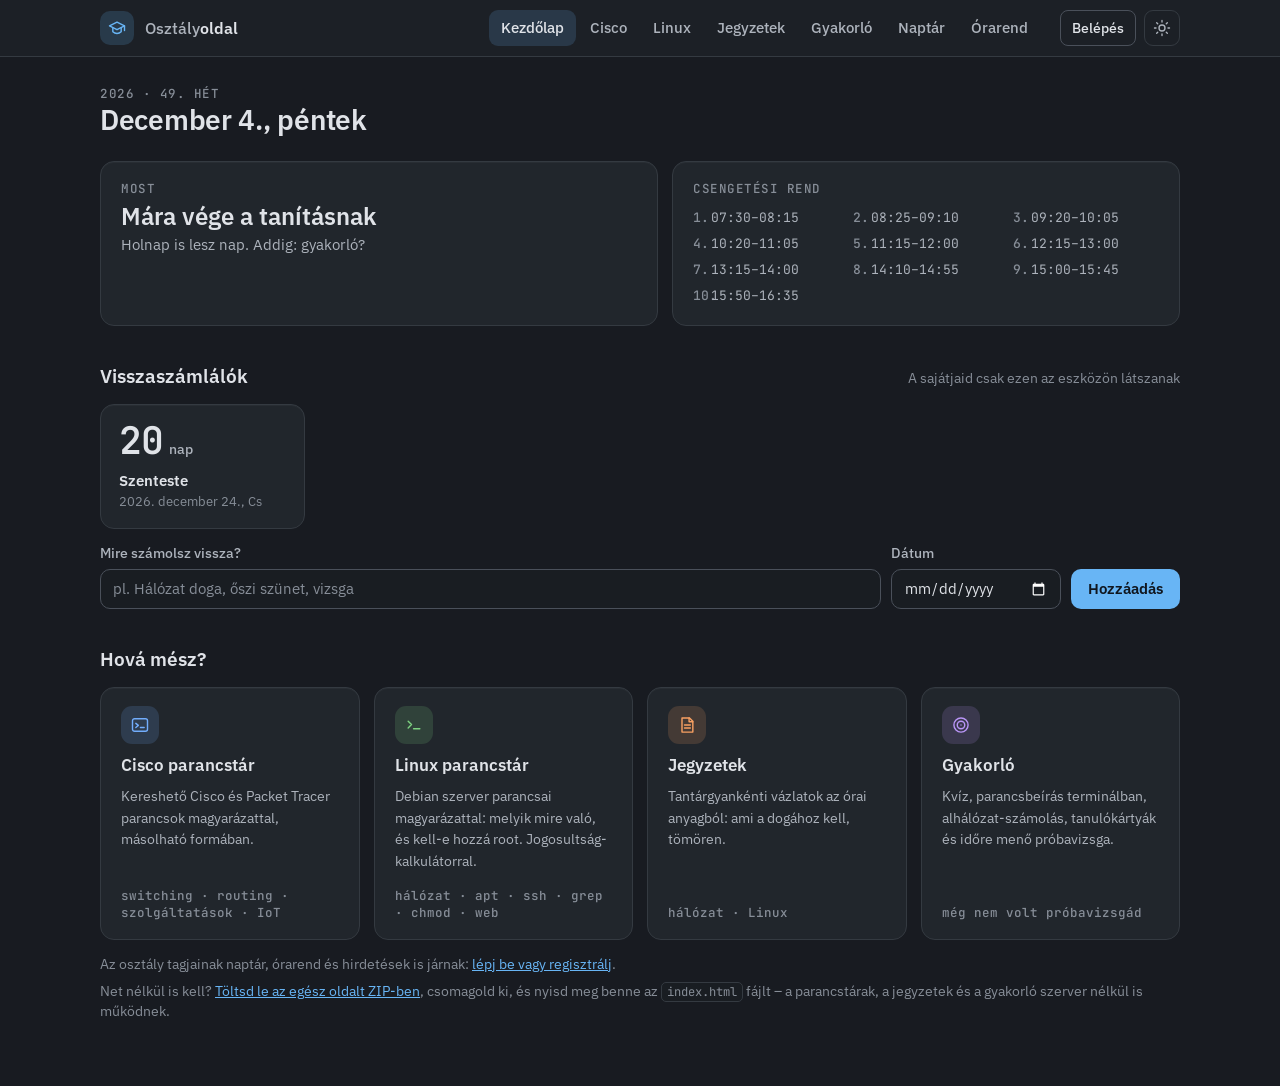
<file: index.html>
<!doctype html>
<html lang="hu" data-theme="dark" data-root="." data-page="kezdolap">
<head>
  <meta charset="utf-8">
  <meta name="viewport" content="width=device-width, initial-scale=1">
  <meta name="color-scheme" content="dark light">
  <title>Osztályoldal</title>
  <link rel="icon" href="data:image/svg+xml,<svg xmlns='http://www.w3.org/2000/svg' viewBox='0 0 100 100'><text y='.9em' font-size='90'>🎓</text></svg>">

  <script>
    /* Régi parancstár-linkek (…/#cmd-ospf) átirányítása az új helyre */
    if (/^#cmd-/.test(location.hash)) location.replace('parancstar/' + location.hash);

    /* Mentett téma alkalmazása még a kirajzolás előtt (nincs villanás) */
    try {
      var savedTheme = localStorage.getItem('pt-cheatsheet-theme');
      if (savedTheme === 'light' || savedTheme === 'dark') {
        document.documentElement.setAttribute('data-theme', savedTheme);
      }
    } catch (e) { /* tárhely nem elérhető – marad a sötét téma */ }
  </script>

  <link rel="preconnect" href="https://fonts.googleapis.com">
  <link rel="preconnect" href="https://fonts.gstatic.com" crossorigin>
  <link rel="stylesheet" href="https://fonts.googleapis.com/css2?family=IBM+Plex+Sans:wght@400;500;600&family=JetBrains+Mono:wght@400;500;600&display=swap" media="print" onload="this.media='all'">

  <link rel="stylesheet" href="kozos/tema.css">
  <link rel="stylesheet" href="kozos/hub.css">
</head>
<body>
  <a class="skip-link" href="#main">Ugrás a tartalomhoz</a>
  <header id="hubbar"></header>

  <main id="main" class="page">
    <div class="page-head">
      <p id="todayWeek" class="eyebrow"></p>
      <h1 id="todayTitle" class="page-title"></h1>
    </div>

    <!-- ===== Hirdetések (csak belépett tagnak; a JS tölti fel és jeleníti meg) ===== -->
    <section id="hirdetesek" class="notices" aria-labelledby="noticeTitle" hidden>
      <h2 id="noticeTitle" class="eyebrow">Hirdetések</h2>
      <div id="noticeList"></div>
      <form id="noticeForm" class="notice-form" hidden>
        <label class="label" for="noticeText">Új hirdetés</label>
        <textarea id="noticeText" class="field area" rows="2" maxlength="600" placeholder="pl. Holnap elmarad az 1. óra" required></textarea>
        <div class="notice-form-row">
          <label class="check"><input id="noticePin" type="checkbox"> Kitűzöm</label>
          <label class="check">Eddig látszik: <input id="noticeUntil" class="field field-small" type="date"></label>
          <button class="btn btn-small btn-primary" type="submit">Közzéteszem</button>
        </div>
        <p id="noticeMsg" class="form-note bad" role="alert"></p>
      </form>
    </section>

    <!-- ===== Most: hányadik óra van, mennyi van még hátra ===== -->
    <div class="now">
      <section class="panel" aria-labelledby="nowLabel">
        <p id="nowLabel" class="eyebrow">Most</p>
        <p id="nowBig" class="now-big" aria-live="polite"></p>
        <p id="nowSub" class="now-sub"></p>
        <div id="nowBar" class="bar" hidden><span></span></div>
      </section>
      <section class="panel" aria-labelledby="bellLabel">
        <p id="bellLabel" class="eyebrow">Csengetési rend</p>
        <ul id="bells" class="bells"></ul>
      </section>
    </div>

    <!-- ===== Visszaszámlálók ===== -->
    <section class="section" aria-labelledby="cdTitle">
      <div class="section-head">
        <h2 id="cdTitle" class="section-title">Visszaszámlálók</h2>
        <span class="section-note">A sajátjaid csak ezen az eszközön látszanak</span>
      </div>
      <div id="countdowns" class="countdowns"></div>
      <form id="cdForm" class="cd-form" autocomplete="off">
        <div>
          <label class="label" for="cdName">Mire számolsz vissza?</label>
          <input id="cdName" class="field" type="text" maxlength="60" placeholder="pl. Hálózat doga, őszi szünet, vizsga" required>
        </div>
        <div>
          <label class="label" for="cdDate">Dátum</label>
          <input id="cdDate" class="field" type="date" required>
        </div>
        <button class="btn btn-primary" type="submit">Hozzáadás</button>
      </form>
    </section>

    <!-- ===== Modulok ===== -->
    <section class="section" aria-labelledby="modTitle">
      <div class="section-head">
        <h2 id="modTitle" class="section-title">Hová mész?</h2>
      </div>
      <div class="grid">
        <a class="tile" href="parancstar/" style="--tone: var(--cat-switching)">
          <span class="tile-icon" aria-hidden="true"><svg class="hub-icon" viewBox="0 0 24 24"><rect x="3" y="4.5" width="18" height="15" rx="2.5"/><path d="M7 10l3 2.5L7 15M12.5 15H17"/></svg></span>
          <span class="tile-title">Cisco parancstár</span>
          <span class="tile-desc">Kereshető Cisco és Packet Tracer parancsok magyarázattal, másolható formában.</span>
          <span class="tile-meta">switching · routing · szolgáltatások · IoT</span>
        </a>
        <a class="tile" href="linux/" style="--tone: var(--cat-services)">
          <span class="tile-icon" aria-hidden="true"><svg class="hub-icon" viewBox="0 0 24 24"><path d="M5 7.5l4 4-4 4M11.5 16.5H19"/></svg></span>
          <span class="tile-title">Linux parancstár</span>
          <span class="tile-desc">Debian szerver parancsai magyarázattal: melyik mire való, és kell-e hozzá root. Jogosultság-kalkulátorral.</span>
          <span class="tile-meta">hálózat · apt · ssh · grep · chmod · web</span>
        </a>
        <a class="tile" href="jegyzetek/" style="--tone: var(--cat-wan)">
          <span class="tile-icon" aria-hidden="true"><svg class="hub-icon" viewBox="0 0 24 24"><path d="M6 3.5h9l4 4V20.5H6z"/><path d="M14.5 3.5V8H19M9 12h7M9 15.5h7"/></svg></span>
          <span class="tile-title">Jegyzetek</span>
          <span class="tile-desc">Tantárgyankénti vázlatok az órai anyagból: ami a dogához kell, tömören.</span>
          <span id="notesMeta" class="tile-meta">hálózat · Linux</span>
        </a>
        <a class="tile" href="gyakorlo/" style="--tone: var(--cat-routing)">
          <span class="tile-icon" aria-hidden="true"><svg class="hub-icon" viewBox="0 0 24 24"><circle cx="12" cy="12" r="8.5"/><circle cx="12" cy="12" r="4.5"/><path d="M12 12h.01"/></svg></span>
          <span class="tile-title">Gyakorló</span>
          <span class="tile-desc">Kvíz, parancsbeírás terminálban, alhálózat-számolás, tanulókártyák és időre menő próbavizsga.</span>
          <span id="practiceMeta" class="tile-meta">még nem volt próbavizsgád</span>
        </a>
      </div>
      <p id="privatNote" class="section-note" style="margin-top:14px"></p>
      <p class="section-note" style="margin-top:6px">Net nélkül is kell? <a href="https://github.com/Nokedli25TTV/Cisco_parancsok/archive/refs/heads/main.zip">Töltsd le az egész oldalt ZIP-ben</a>, csomagold ki, és nyisd meg benne az <code>index.html</code> fájlt – a parancstárak, a jegyzetek és a gyakorló szerver nélkül is működnek.</p>
    </section>
  </main>

  <script src="kozos/hub.js"></script>
  <script src="kozos/adatok.js"></script>
  <script src="kozos/kezdolap.js"></script>
</body>
</html>
</file>
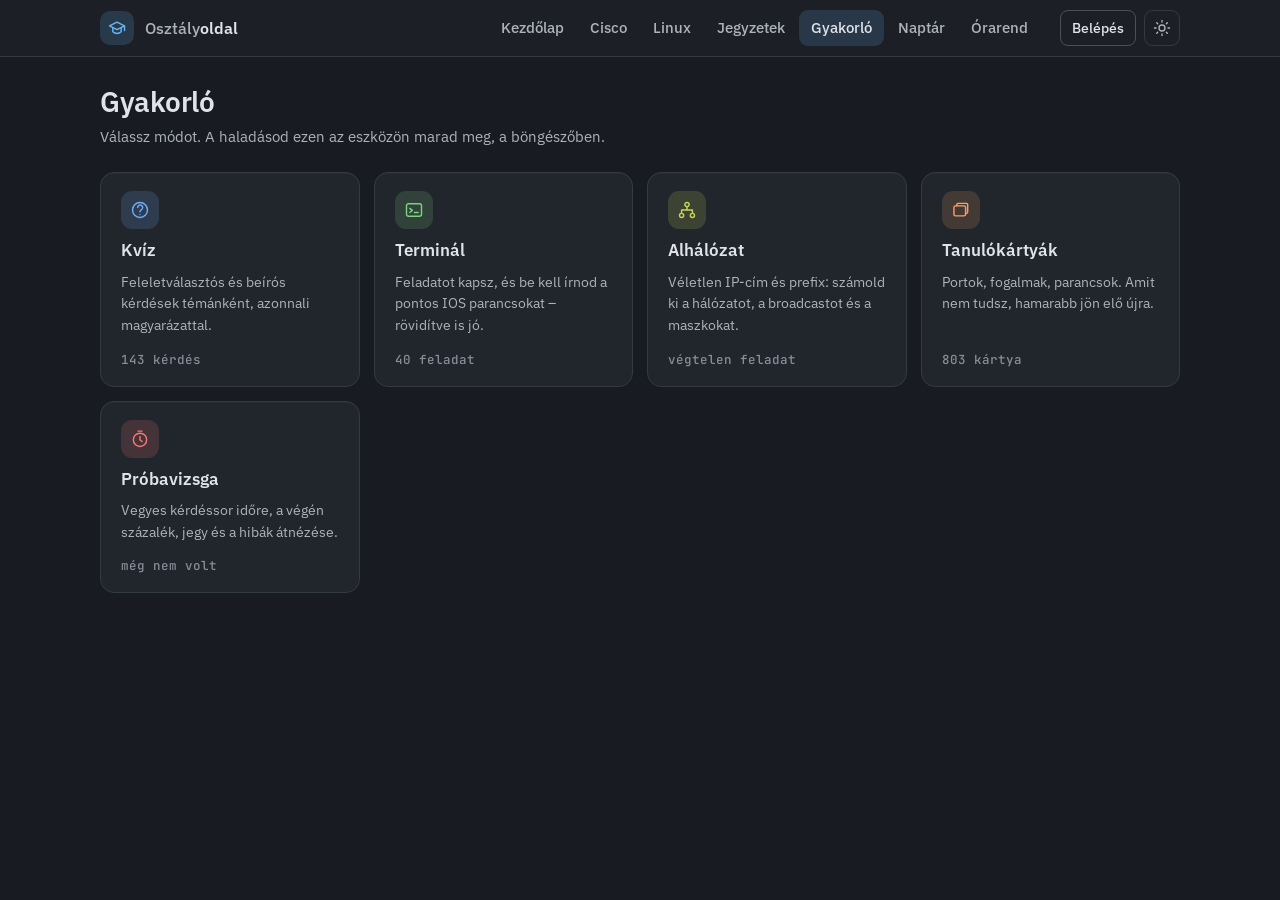
<file: gyakorlo/index.html>
<!doctype html>
<html lang="hu" data-theme="dark" data-root=".." data-page="gyakorlo">
<head>
  <meta charset="utf-8">
  <meta name="viewport" content="width=device-width, initial-scale=1">
  <meta name="color-scheme" content="dark light">
  <title>Gyakorló – Osztályoldal</title>
  <link rel="icon" href="data:image/svg+xml,<svg xmlns='http://www.w3.org/2000/svg' viewBox='0 0 100 100'><text y='.9em' font-size='90'>🎯</text></svg>">

  <script>
    /* Mentett téma alkalmazása még a kirajzolás előtt (nincs villanás) */
    try {
      var savedTheme = localStorage.getItem('pt-cheatsheet-theme');
      if (savedTheme === 'light' || savedTheme === 'dark') {
        document.documentElement.setAttribute('data-theme', savedTheme);
      }
    } catch (e) { /* tárhely nem elérhető – marad a sötét téma */ }
  </script>

  <link rel="preconnect" href="https://fonts.googleapis.com">
  <link rel="preconnect" href="https://fonts.gstatic.com" crossorigin>
  <link rel="stylesheet" href="https://fonts.googleapis.com/css2?family=IBM+Plex+Sans:wght@400;500;600&family=JetBrains+Mono:wght@400;500;600&display=swap" media="print" onload="this.media='all'">

  <link rel="stylesheet" href="../kozos/tema.css">
  <link rel="stylesheet" href="../kozos/hub.css">
</head>
<body>
  <a class="skip-link" href="#main">Ugrás a tartalomhoz</a>
  <header id="hubbar"></header>

  <!-- ===== Menü vagy az éppen futó gyakorlás (JS tölti fel) ===== -->
  <main id="main" class="page" tabindex="-1"></main>

  <script src="../kozos/hub.js"></script>
  <!-- A parancsos tanulókártyák a parancstár adataiból készülnek -->
  <script src="../parancstar/data.js"></script>
  <script src="../linux/data.js"></script>
  <script src="kerdesek.js"></script>
  <script src="ios.js"></script>
  <script src="gyakorlo.js"></script>
</body>
</html>
</file>
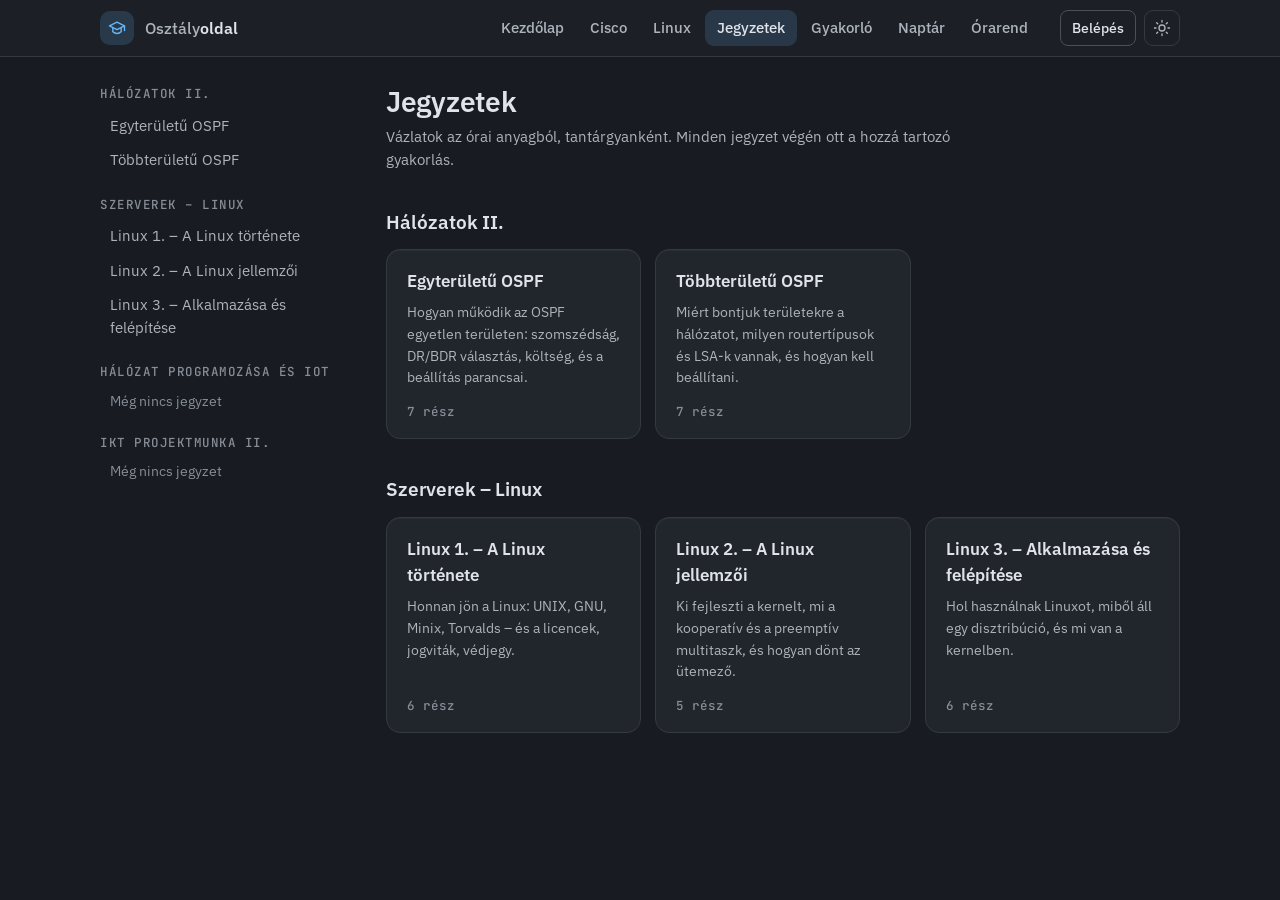
<file: jegyzetek/index.html>
<!doctype html>
<html lang="hu" data-theme="dark" data-root=".." data-page="jegyzetek">
<head>
  <meta charset="utf-8">
  <meta name="viewport" content="width=device-width, initial-scale=1">
  <meta name="color-scheme" content="dark light">
  <title>Jegyzetek – Osztályoldal</title>
  <link rel="icon" href="data:image/svg+xml,<svg xmlns='http://www.w3.org/2000/svg' viewBox='0 0 100 100'><text y='.9em' font-size='90'>📓</text></svg>">

  <script>
    /* Mentett téma alkalmazása még a kirajzolás előtt (nincs villanás) */
    try {
      var savedTheme = localStorage.getItem('pt-cheatsheet-theme');
      if (savedTheme === 'light' || savedTheme === 'dark') {
        document.documentElement.setAttribute('data-theme', savedTheme);
      }
    } catch (e) { /* tárhely nem elérhető – marad a sötét téma */ }
  </script>

  <link rel="preconnect" href="https://fonts.googleapis.com">
  <link rel="preconnect" href="https://fonts.gstatic.com" crossorigin>
  <link rel="stylesheet" href="https://fonts.googleapis.com/css2?family=IBM+Plex+Sans:wght@400;500;600&family=JetBrains+Mono:wght@400;500;600&display=swap" media="print" onload="this.media='all'">

  <link rel="stylesheet" href="../kozos/tema.css">
  <link rel="stylesheet" href="../kozos/hub.css">
</head>
<body>
  <a class="skip-link" href="#main">Ugrás a tartalomhoz</a>
  <header id="hubbar"></header>

  <div class="page notes-layout">
    <!-- ===== Tartalomjegyzék tantárgyanként (JS tölti fel) ===== -->
    <nav id="toc" class="notes-toc" aria-label="Jegyzetek tantárgyanként"></nav>

    <!-- ===== Áttekintés vagy a megnyitott jegyzet (JS tölti fel) ===== -->
    <main id="main" tabindex="-1"></main>
  </div>

  <script src="../kozos/hub.js"></script>
  <script src="data.js"></script>
  <script src="jegyzetek.js"></script>
</body>
</html>
</file>
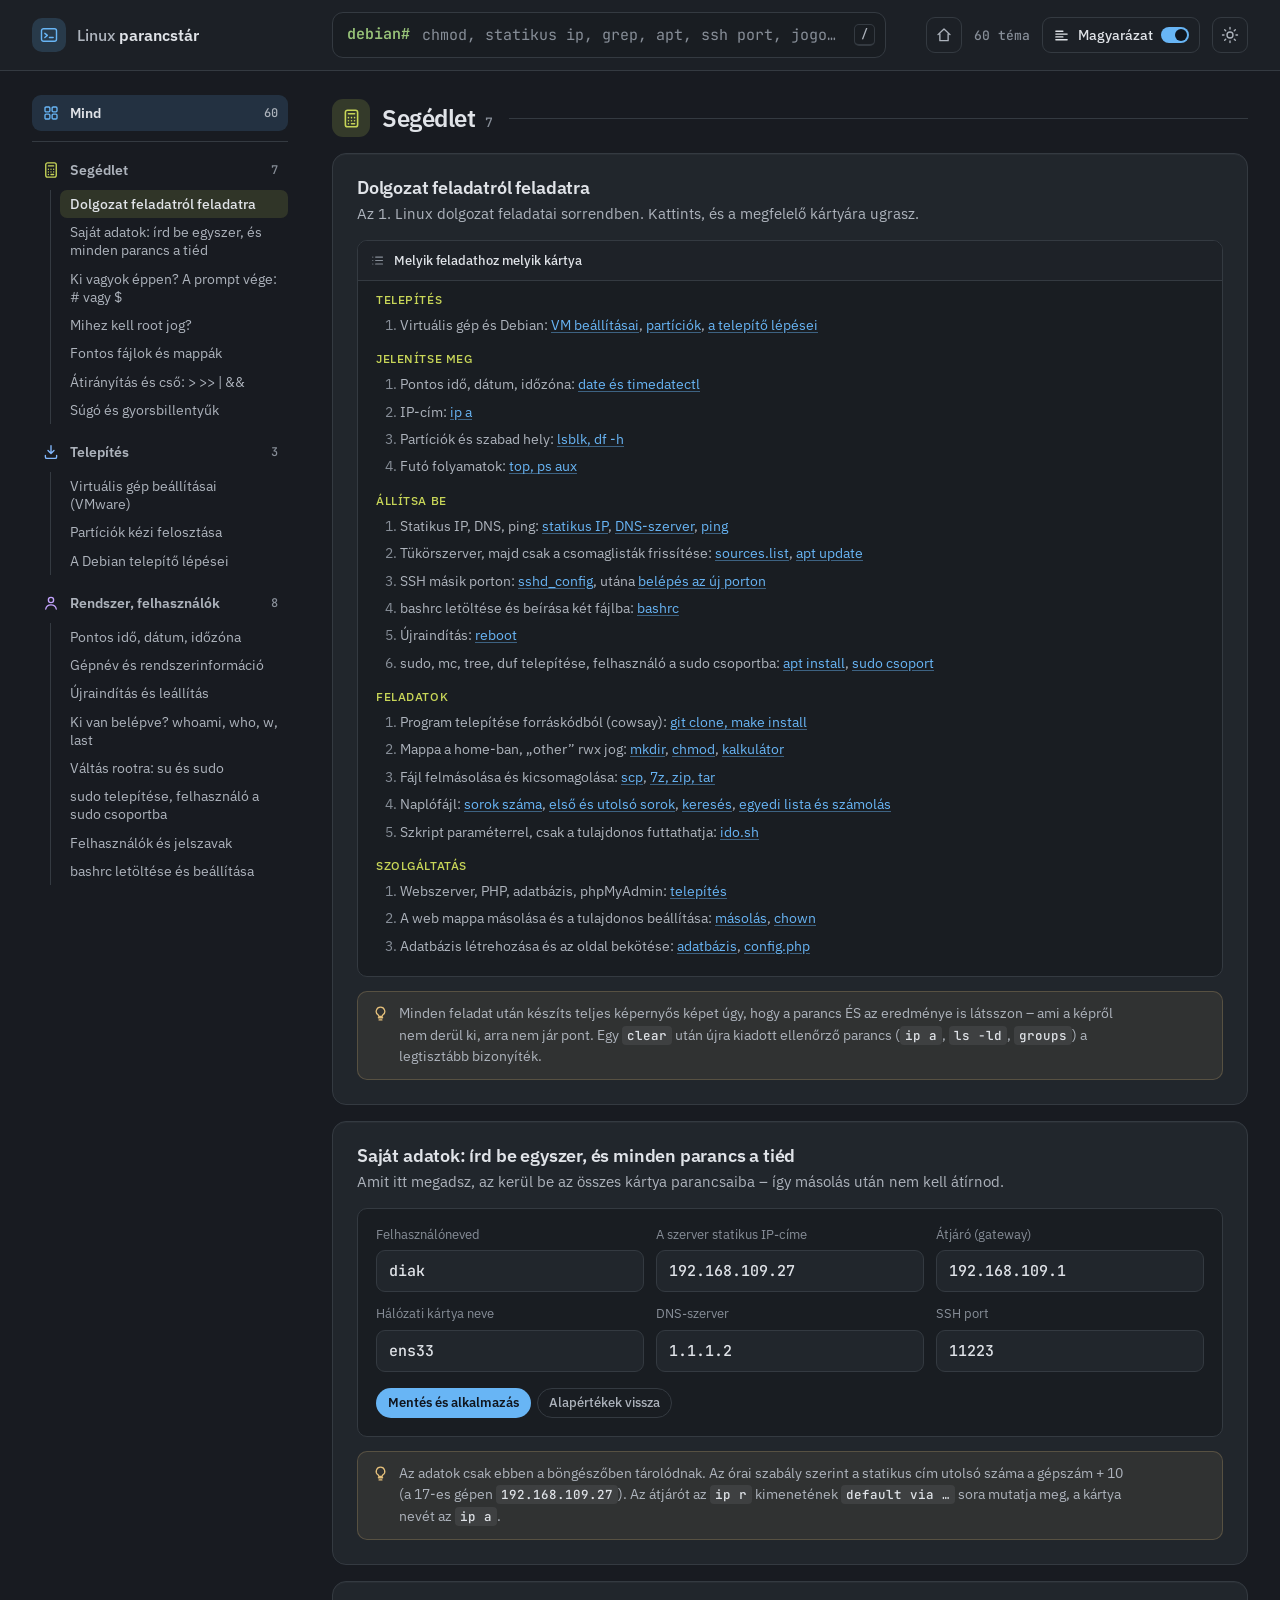
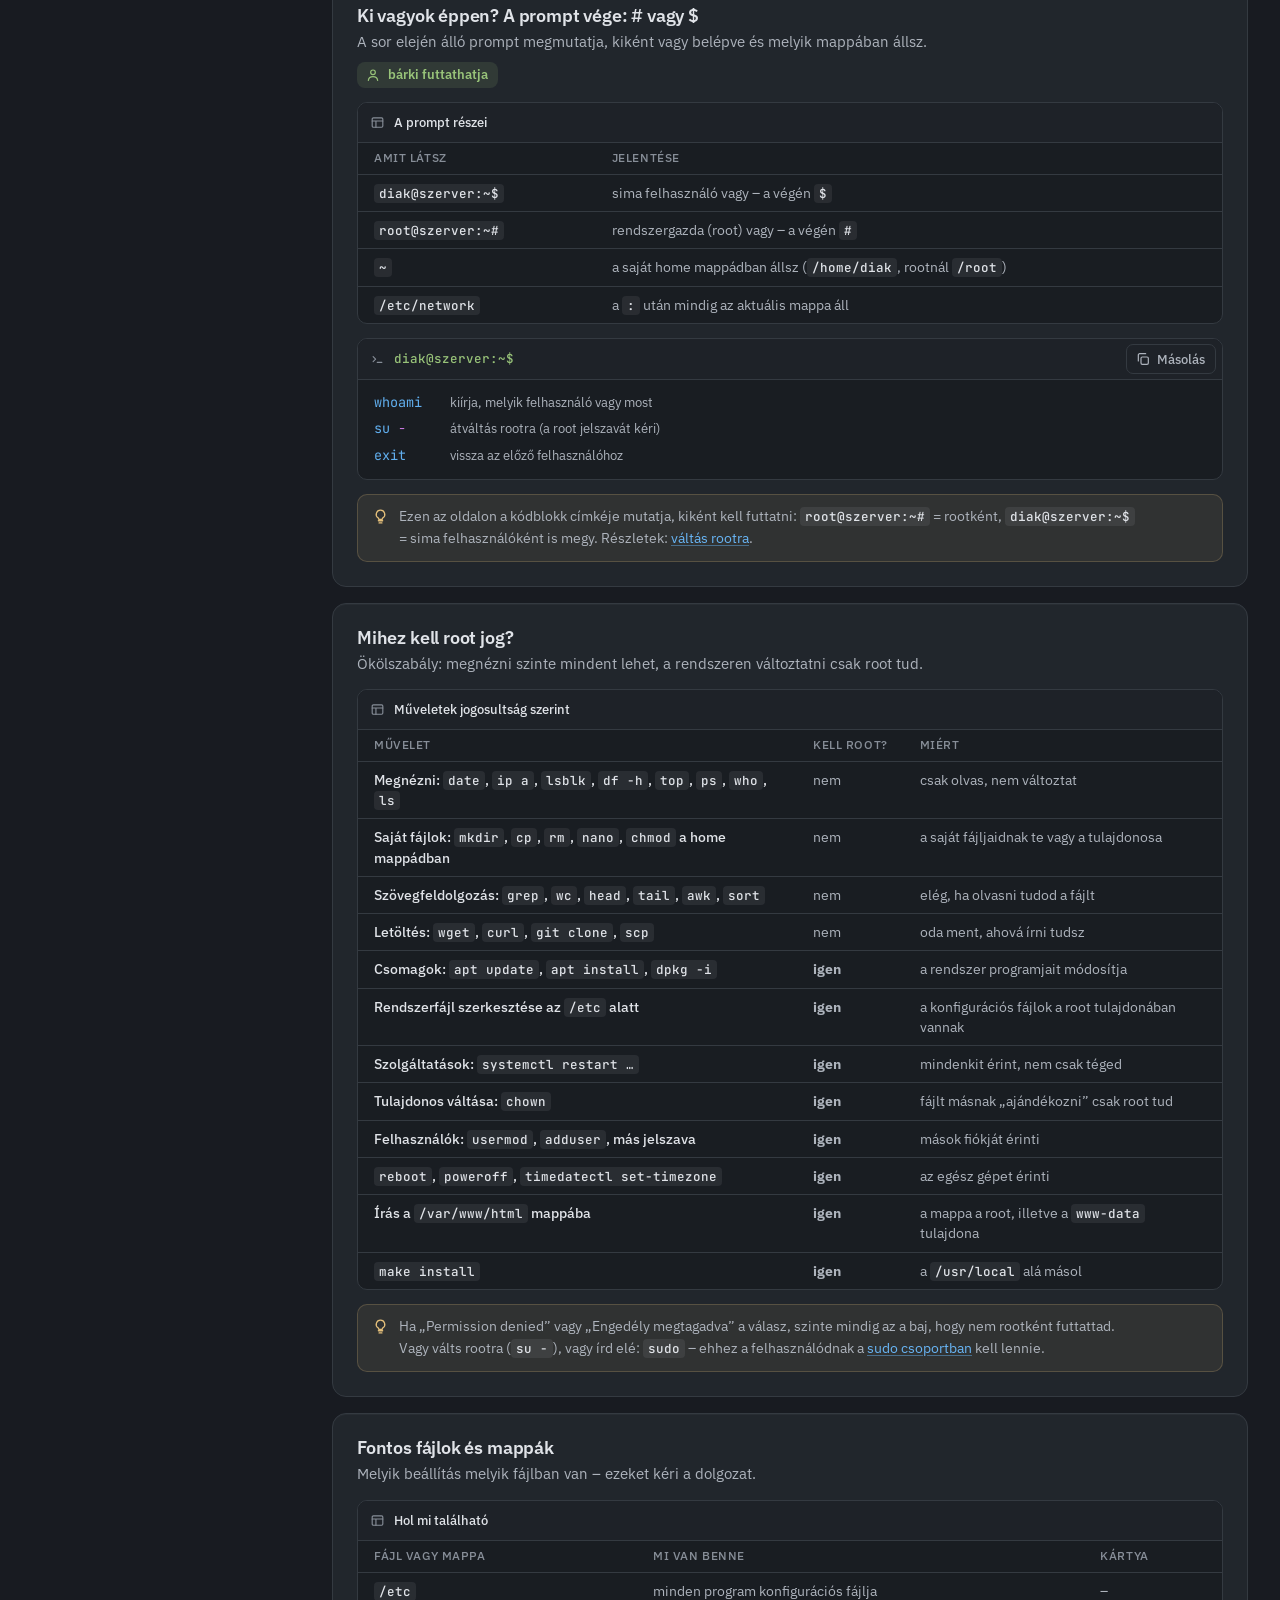
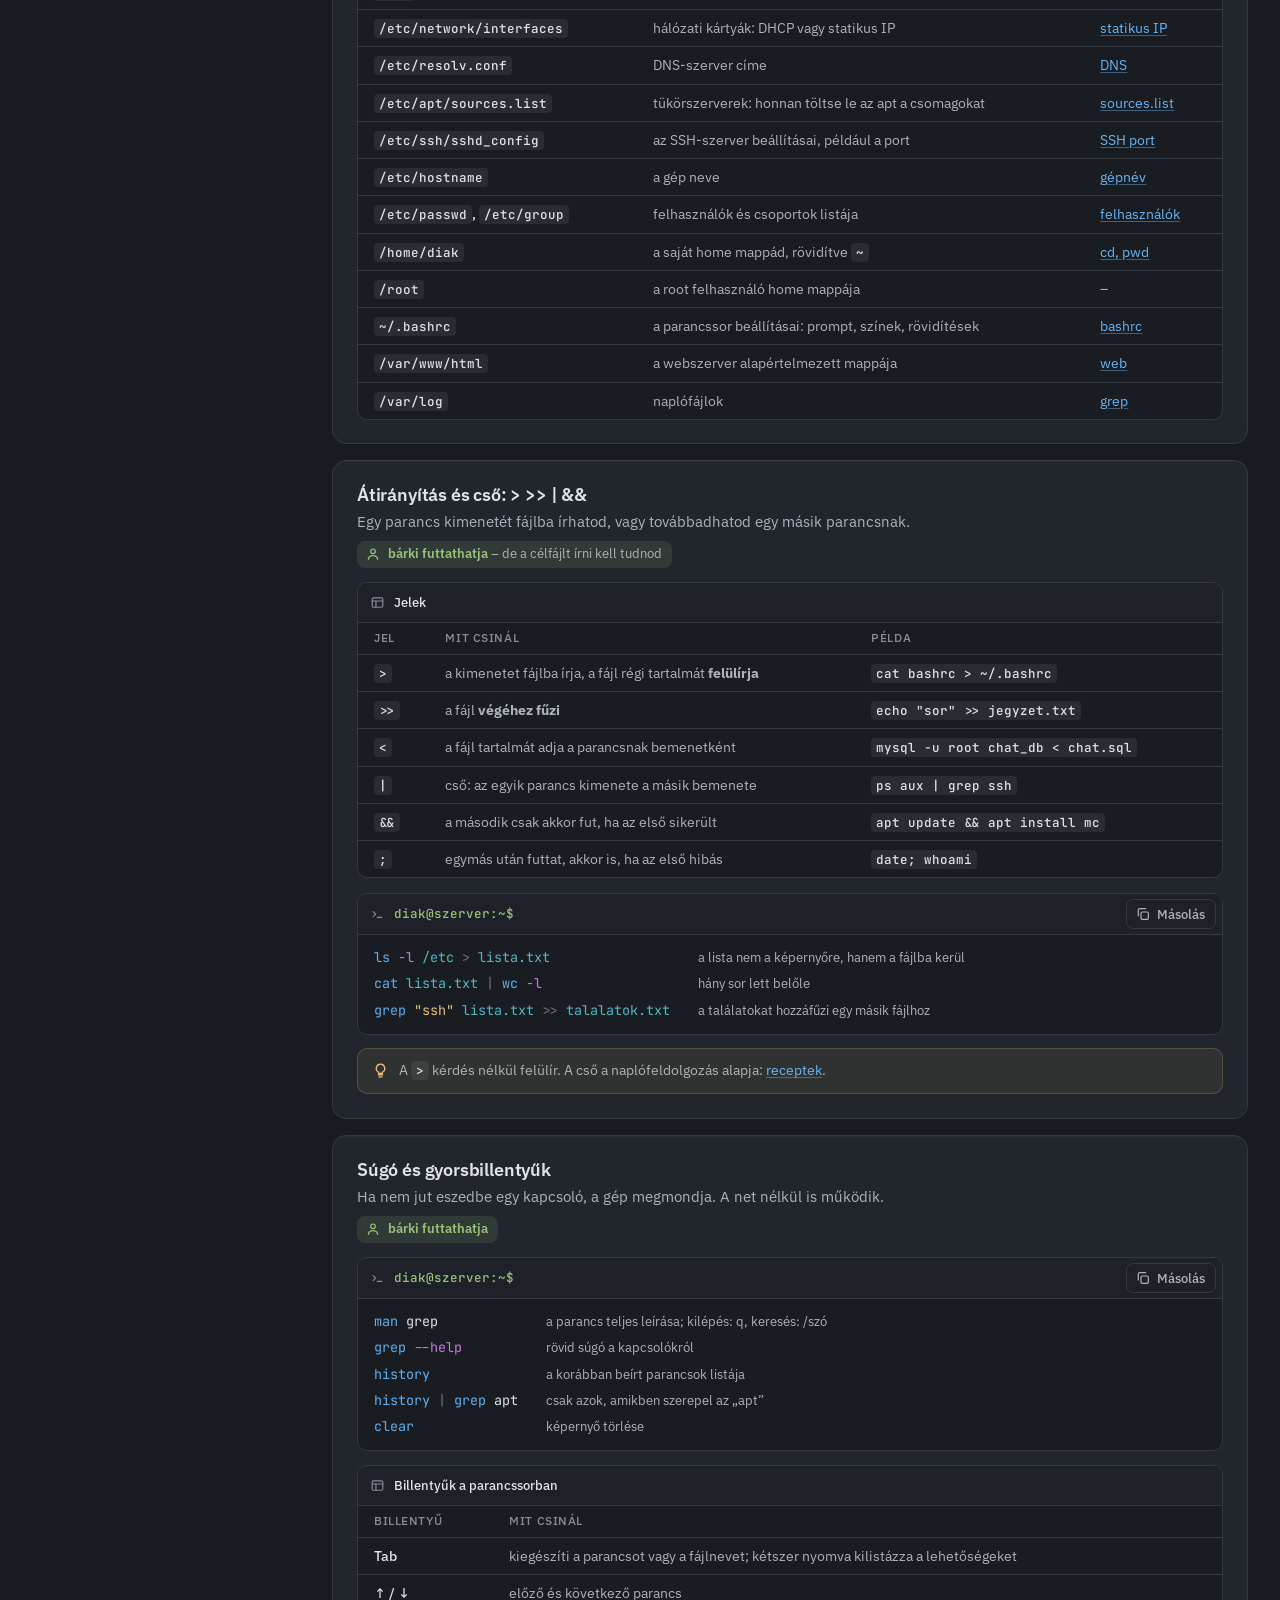
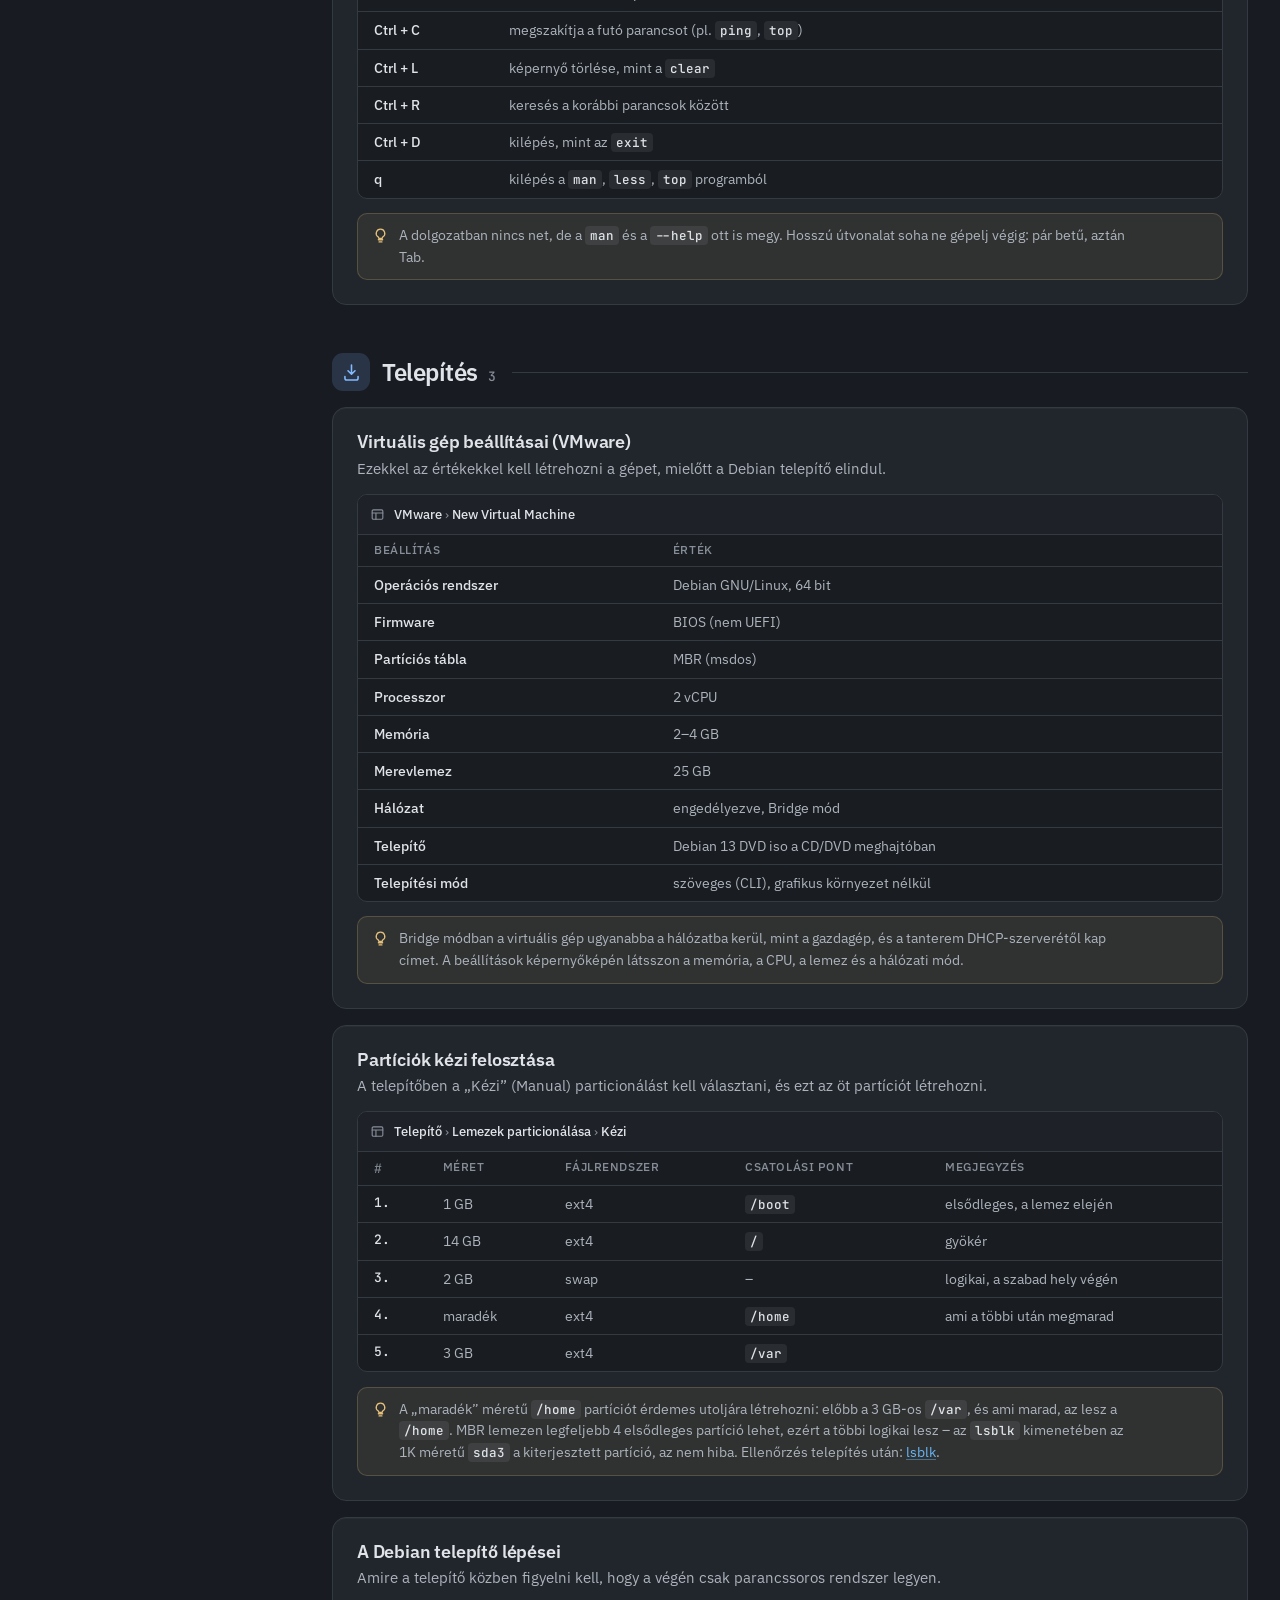
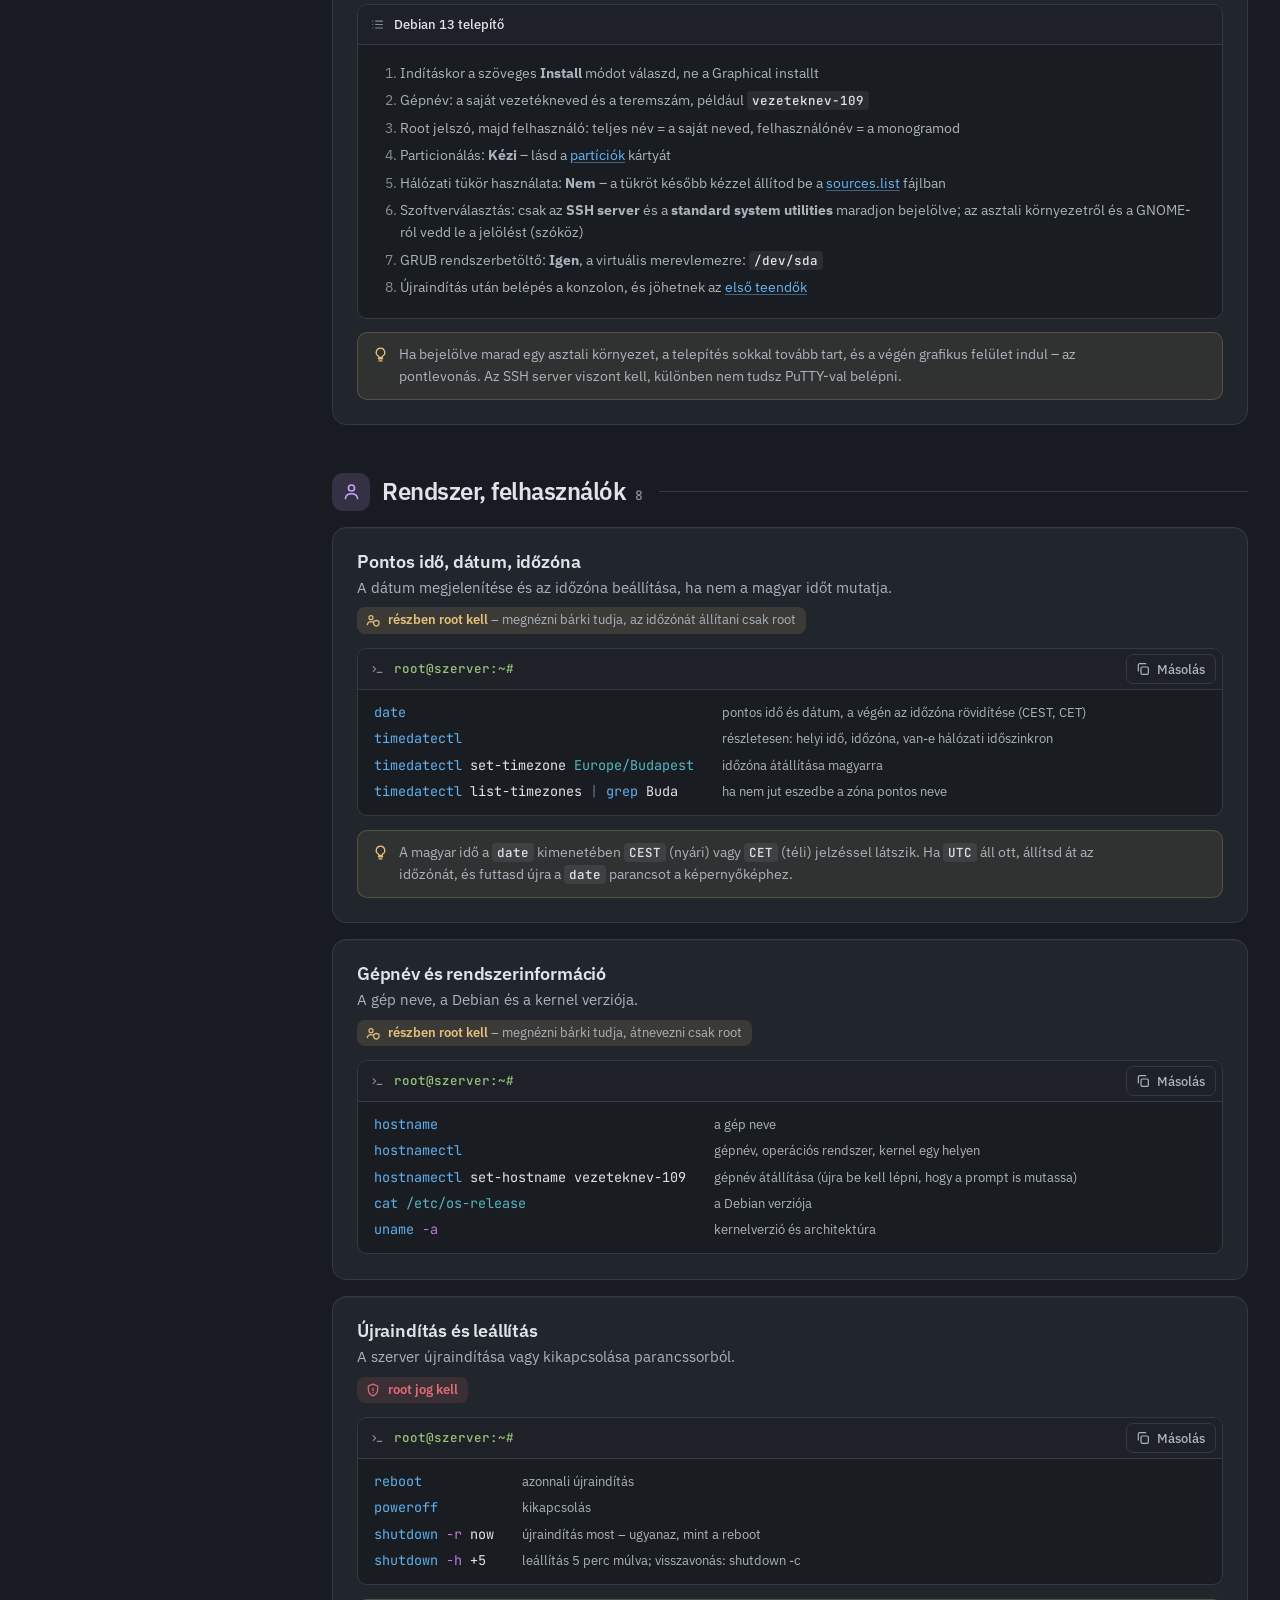
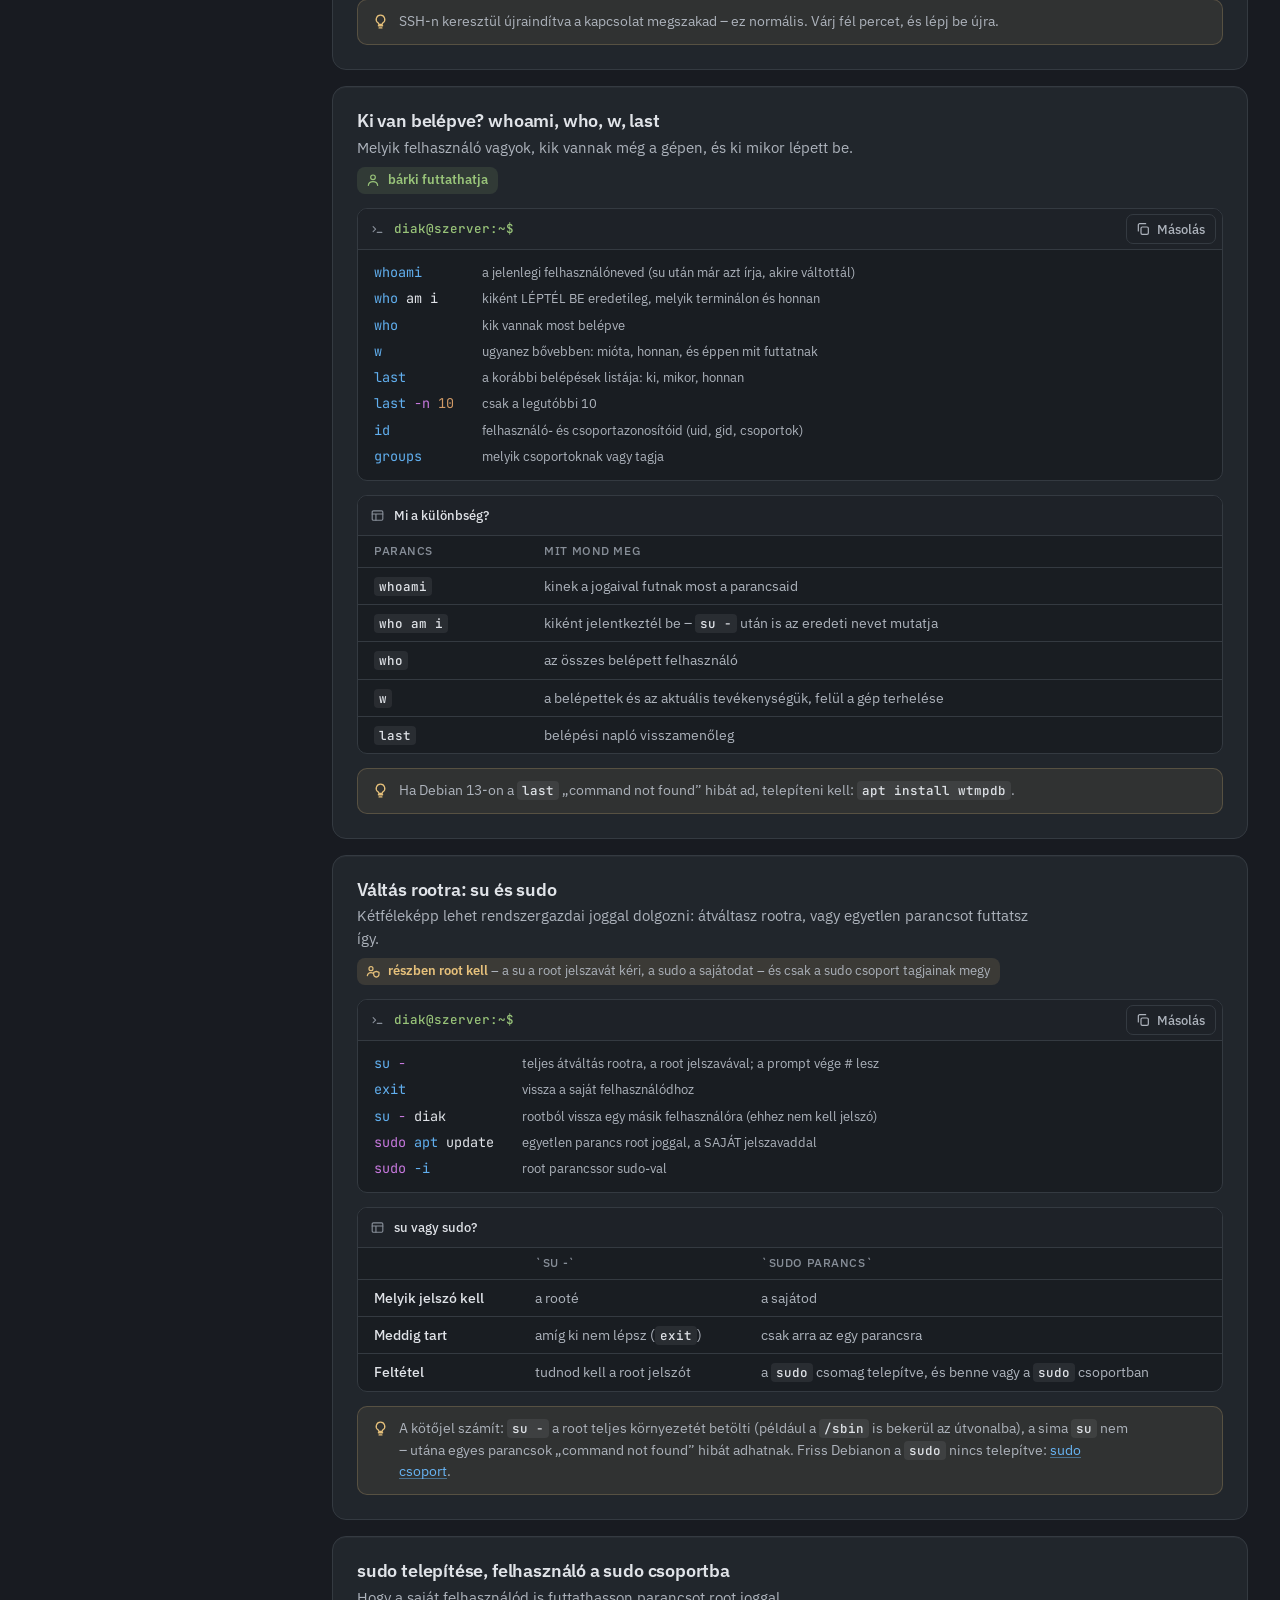
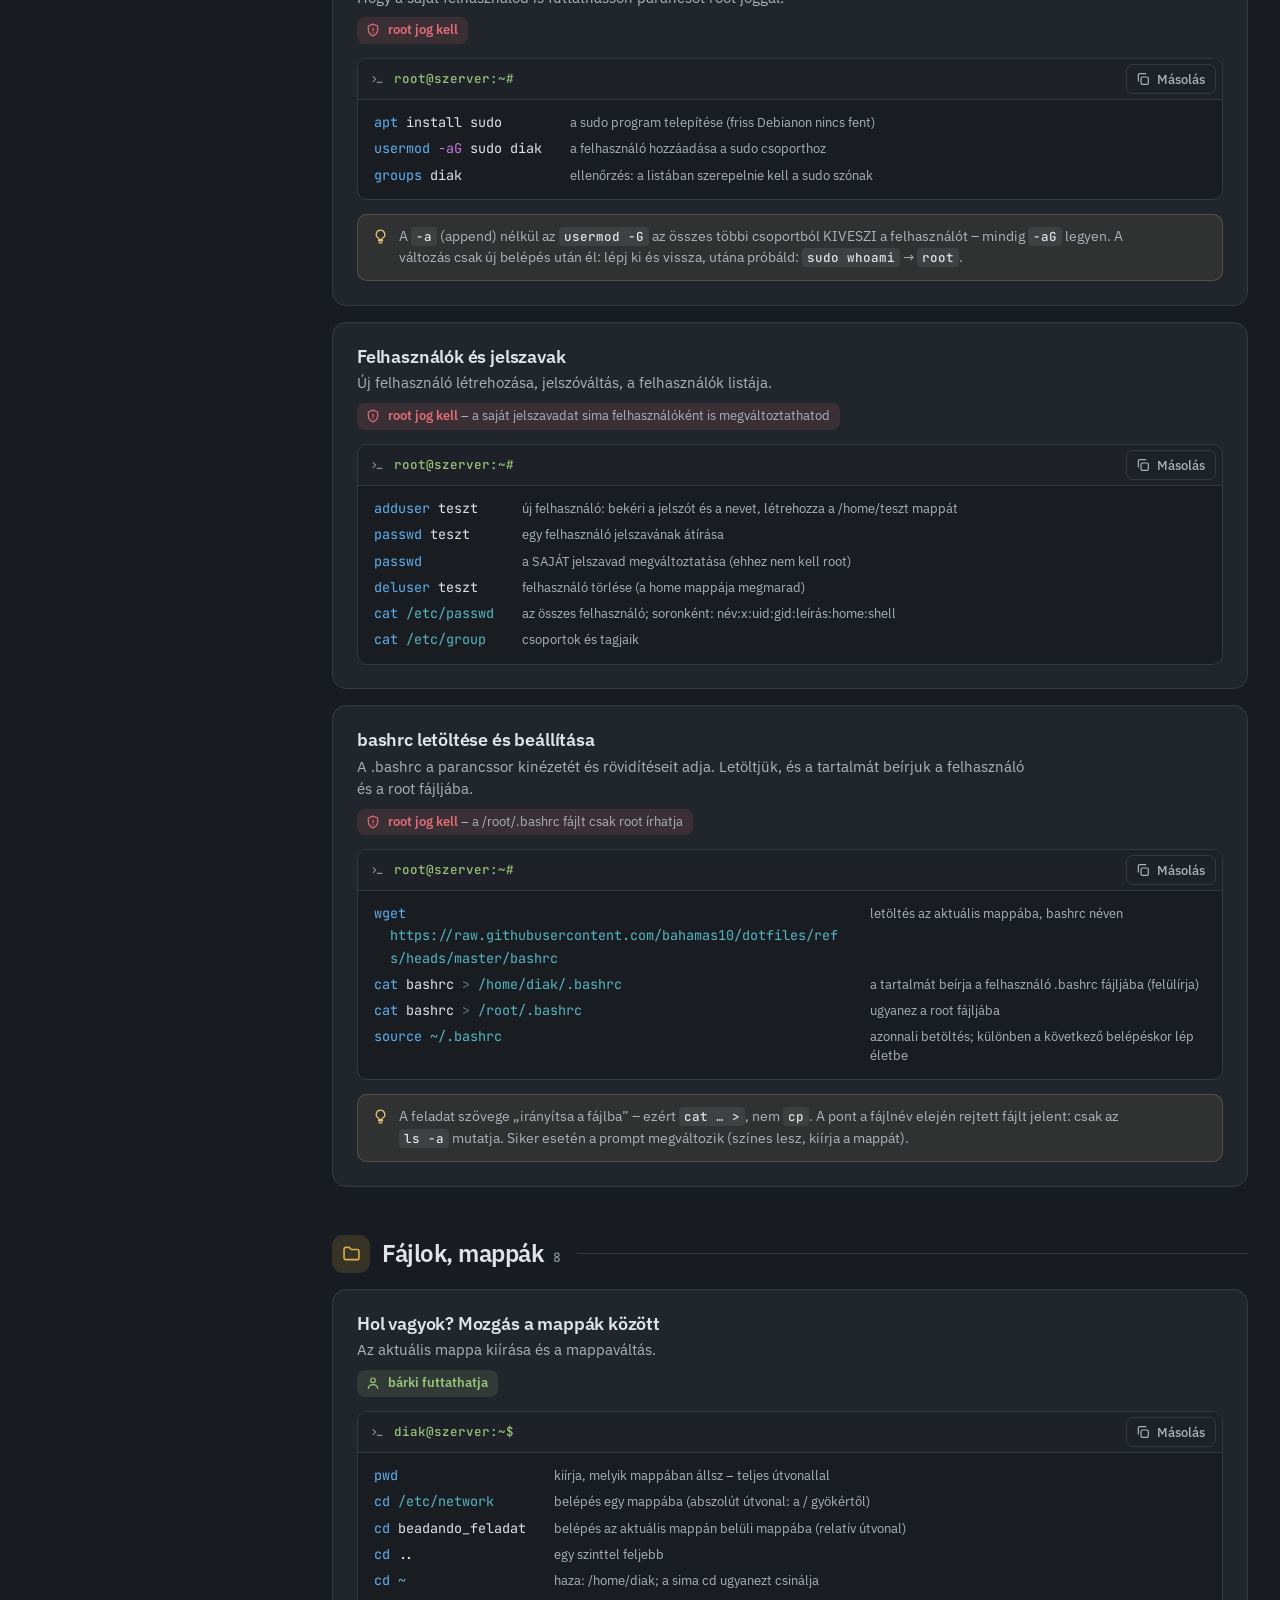
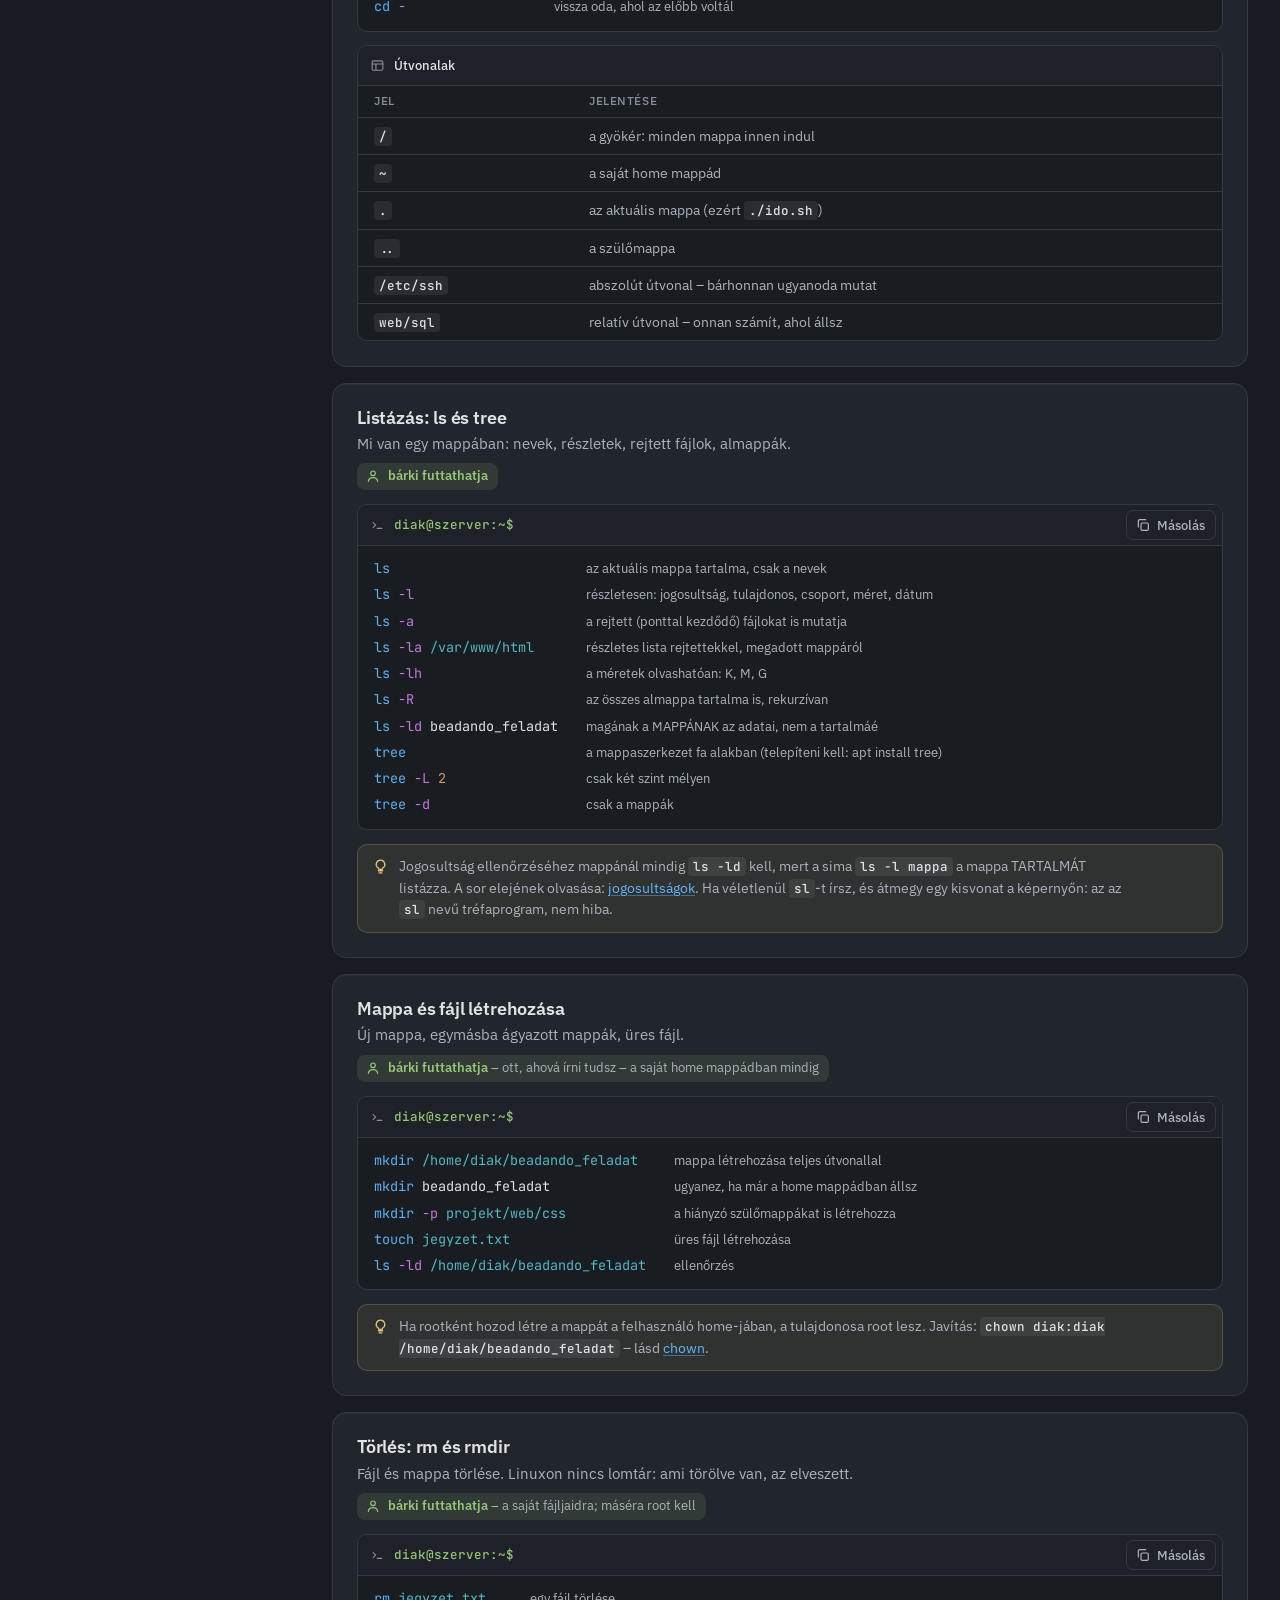
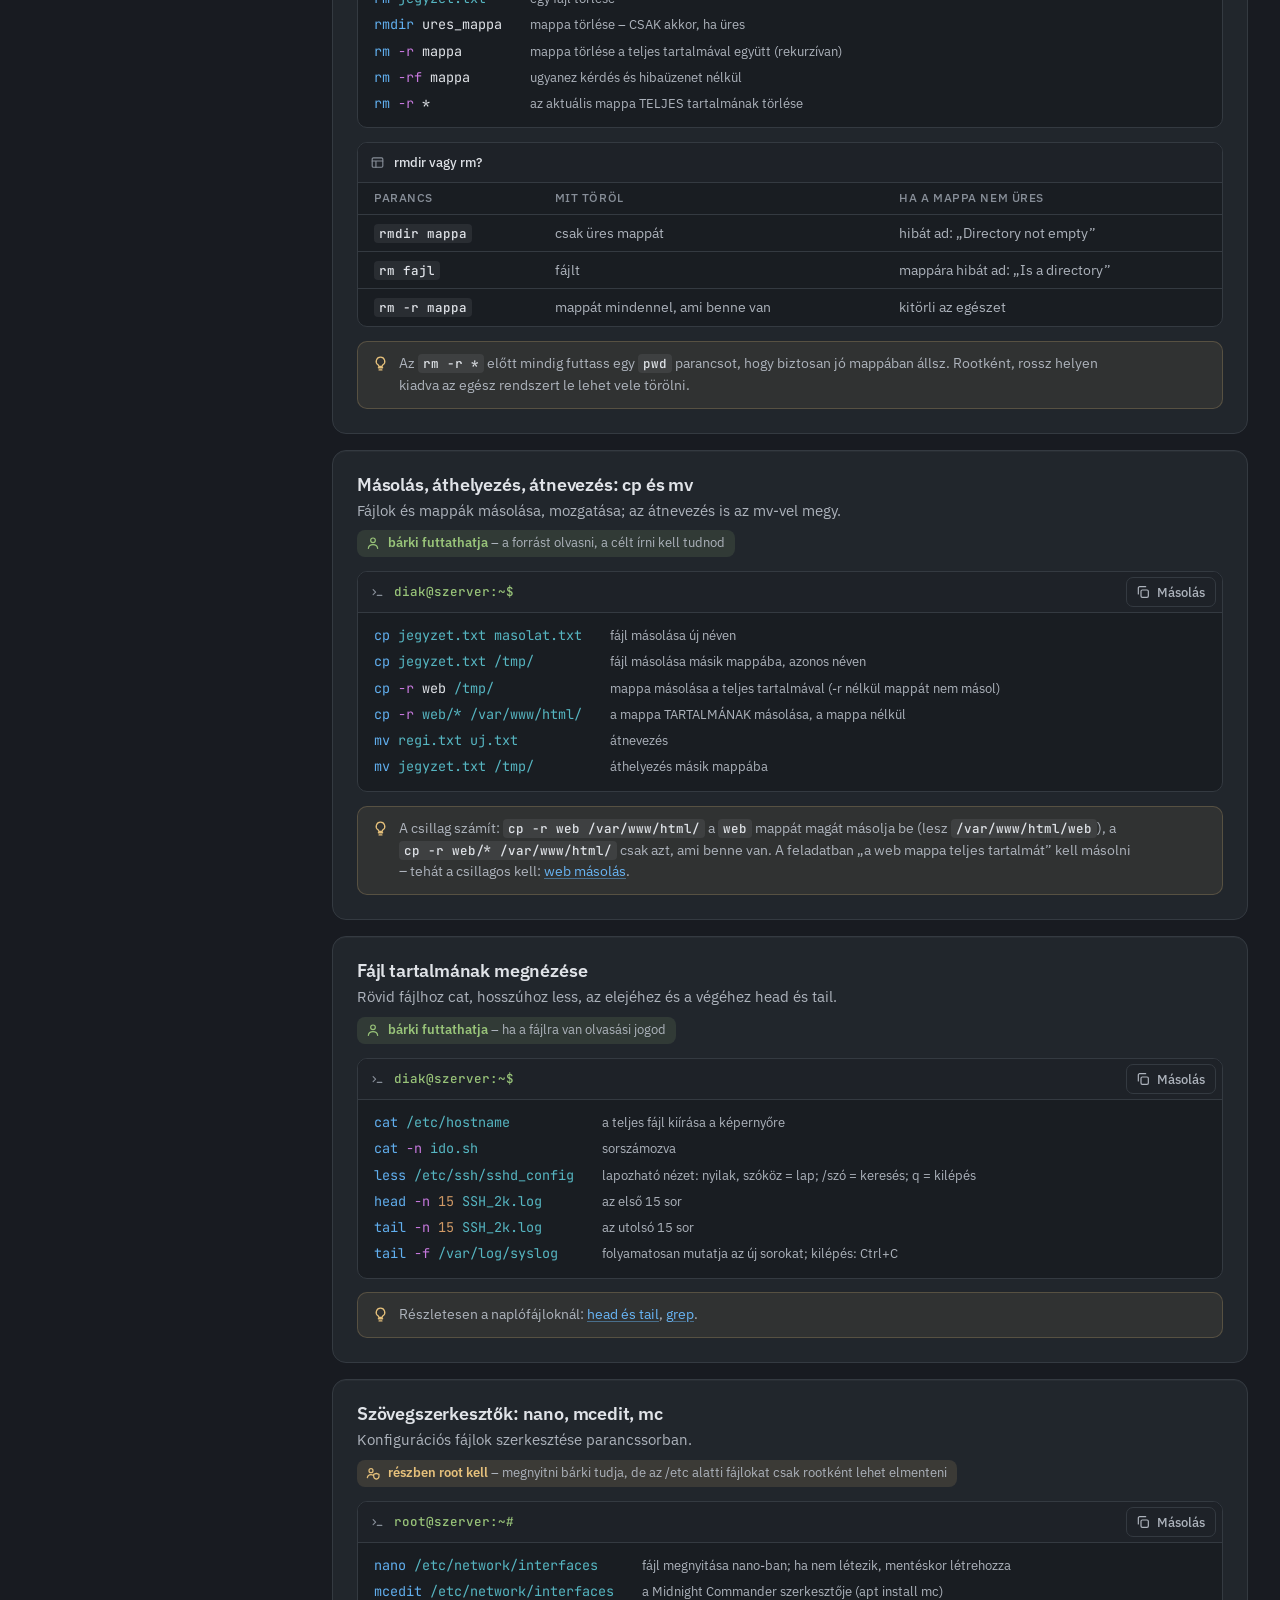
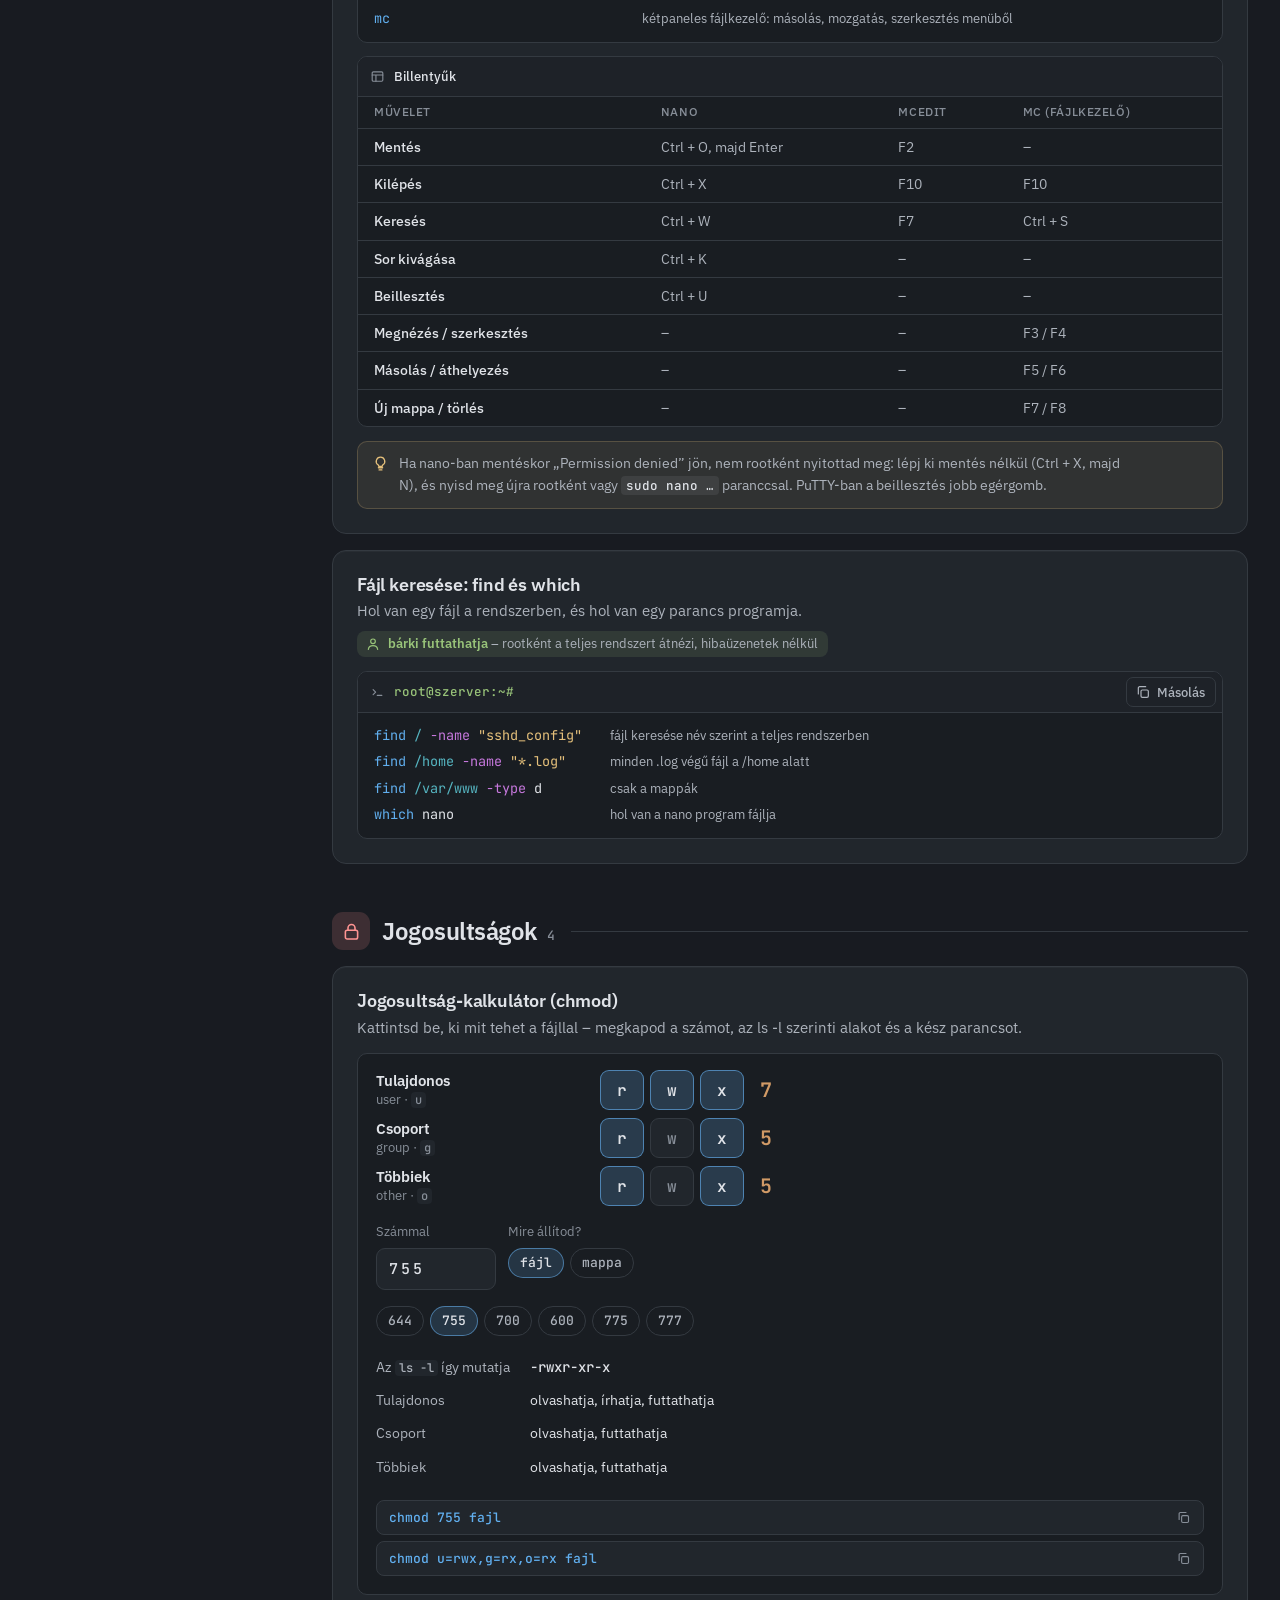
<file: linux/index.html>
<!doctype html>
<html lang="hu" data-theme="dark" data-notes="on">
<head>
  <meta charset="utf-8">
  <meta name="viewport" content="width=device-width, initial-scale=1">
  <meta name="color-scheme" content="dark light">
  <title>Linux parancstár</title>
  <link rel="icon" href="data:image/svg+xml,<svg xmlns='http://www.w3.org/2000/svg' viewBox='0 0 100 100'><text y='.9em' font-size='90'>🐧</text></svg>">

  <!-- Mentett téma alkalmazása még a kirajzolás előtt (nincs villanás) -->
  <script>
    try {
      var savedTheme = localStorage.getItem('pt-cheatsheet-theme');
      if (savedTheme === 'light' || savedTheme === 'dark') {
        document.documentElement.setAttribute('data-theme', savedTheme);
      }
      if (localStorage.getItem('pt-cheatsheet-notes') === 'off') {
        document.documentElement.setAttribute('data-notes', 'off');
      }
    } catch (e) { /* tárhely nem elérhető – marad a sötét téma */ }
  </script>

  <!-- Betűtípusok: nem blokkolják a kirajzolást; net nélkül a rendszer betűkészlete marad -->
  <link rel="preconnect" href="https://fonts.googleapis.com">
  <link rel="preconnect" href="https://fonts.gstatic.com" crossorigin>
  <link rel="stylesheet" href="https://fonts.googleapis.com/css2?family=IBM+Plex+Sans:wght@400;500;600&family=JetBrains+Mono:wght@400;500;600&display=swap" media="print" onload="this.media='all'">

  <link rel="stylesheet" href="../kozos/tema.css">
  <link rel="stylesheet" href="../parancstar/style.css">
</head>
<body>
  <a class="skip-link" href="#results">Ugrás a parancsokhoz</a>

  <!-- ===== Ragadós fejléc: márka, keresés, kategóriák =====
       Keskeny nézetben három sor, széles nézetben egy sor (a kategóriák
       ilyenkor az oldalsávba kerülnek). -->
  <header id="topbar" class="topbar">
    <div class="topbar-inner">
      <div class="brand">
        <span class="brand-tile" aria-hidden="true">
          <svg class="brand-mark" viewBox="0 0 24 24">
            <rect x="3" y="4.5" width="18" height="15" rx="2.5"/>
            <path d="M7 10l3 2.5L7 15M12.5 15H17"/>
          </svg>
        </span>
        <span class="brand-name">Linux <strong>parancstár</strong></span>
      </div>

      <div class="brand-actions">
        <a class="icon-btn" href="../index.html" aria-label="Vissza az osztályoldal kezdőlapjára" title="Osztályoldal">
          <svg viewBox="0 0 24 24" aria-hidden="true"><path d="M4 11.5 12 4l8 7.5M6.5 10v9.5h11V10"/></svg>
        </a>
        <span id="resultCount" class="result-count" aria-live="polite"></span>
        <button id="notesToggle" class="toggle-btn" type="button" aria-pressed="true" title="Magyarázatok ki/be (M)">
          <svg viewBox="0 0 24 24" aria-hidden="true"><path d="M4 6h10M4 10h16M4 14h10M4 18h16"/></svg>
          <span class="toggle-label">Magyarázat</span>
          <span class="toggle-switch" aria-hidden="true"></span>
        </button>
        <button id="themeToggle" class="icon-btn" type="button" aria-label="Világos téma bekapcsolása">
          <svg class="icon-sun" viewBox="0 0 24 24" aria-hidden="true"><circle cx="12" cy="12" r="4"/><path d="M12 2v2M12 20v2M4.9 4.9l1.4 1.4M17.7 17.7l1.4 1.4M2 12h2M20 12h2M4.9 19.1l1.4-1.4M17.7 6.3l1.4-1.4"/></svg>
          <svg class="icon-moon" viewBox="0 0 24 24" aria-hidden="true"><path d="M20.5 14.5A8.5 8.5 0 0 1 9.5 3.5a8.5 8.5 0 1 0 11 11z"/></svg>
        </button>
      </div>

      <div class="search">
        <label for="search" class="search-prompt" id="searchPrompt" aria-hidden="true">debian#</label>
        <input id="search" type="search" aria-label="Parancsok keresése"
               placeholder="chmod, statikus ip, grep, apt, ssh port, jogosultság…"
               autocomplete="off" autocapitalize="off" spellcheck="false" enterkeyhint="done">
        <button id="clearSearch" class="search-clear" type="button" aria-label="Keresés törlése" hidden>
          <svg viewBox="0 0 24 24" aria-hidden="true"><path d="M6 6l12 12M18 6L6 18"/></svg>
        </button>
        <kbd class="search-kbd" aria-hidden="true">/</kbd>
      </div>

      <nav id="filters" class="filters" aria-label="Kategóriák"></nav>
    </div>
  </header>

  <div class="shell">
    <!-- ===== Oldalsáv: kategóriák + témák, széles kijelzőn (JS tölti fel) ===== -->
    <nav id="toc" class="sidebar" aria-label="Tartalomjegyzék"></nav>

    <div class="content">
      <!-- ===== Kártyák (JS tölti fel) ===== -->
      <main id="results" class="results" tabindex="-1"></main>

      <!-- ===== Üres találati lista ===== -->
      <section id="empty" class="empty" hidden>
        <h2>Nincs találat</h2>
        <p id="emptyText">Próbálj rövidebb kifejezést, vagy válts a Mind kategóriára.</p>
        <button id="emptyReset" class="btn" type="button">Szűrők törlése</button>
      </section>

      <footer class="footer">
        <span><kbd>/</kbd> keresés</span>
        <span><kbd>Enter</kbd> első találat másolása</span>
        <span><kbd>Esc</kbd> keresés törlése</span>
        <span><kbd>M</kbd> magyarázatok ki/be</span>
        <span>Egy sorra kattintva csak az a parancs másolódik.</span>
        <span>A másolás a magyarázatok nélküli, bemásolható parancsokat adja.</span>
      </footer>
    </div>
  </div>

  <div id="toast" class="toast" role="status" aria-live="polite"></div>

  <script src="data.js"></script>
  <!-- A közös motor CATEGORIES és COMMANDS néven várja az adatokat -->
  <script>const CATEGORIES = LINUX_CATEGORIES; const COMMANDS = LINUX_COMMANDS;</script>
  <script src="../parancstar/app.js"></script>
</body>
</html>
</file>
<file: kozos/tema.css>
/* =========================================================================
   Közös téma: színek, betűk, méretek – a parancstár és az osztályoldal
   minden lapja ezt tölti be elsőként.
   ========================================================================= */

/* ---------- 1. Téma tokenek ---------- */
:root,
:root[data-theme="dark"] {
  color-scheme: dark;

  --bg: oklch(0.222 0.012 258);
  --bg-bar: oklch(0.243 0.013 258);
  --card: oklch(0.266 0.014 258);
  --code-bg: oklch(0.229 0.012 258);
  --code-head: oklch(0.249 0.013 258);
  --border: oklch(0.345 0.015 258);
  --border-strong: oklch(0.43 0.018 258);

  --fg: oklch(0.915 0.008 258);
  --fg-muted: oklch(0.765 0.015 258);
  --fg-faint: oklch(0.645 0.017 258);
  --accent: oklch(0.75 0.12 245);
  --on-accent: oklch(0.2 0.02 258);

  /* Szintaxis (One Dark alapú, emelt kontraszt) */
  --t-cmd: #61afef;
  --t-kw: #c678dd;
  --t-str: #e5c07b;
  --t-num: #d19a66;
  --t-ip: #d19a66;
  --t-iface: #56b6c2;
  --t-path: #56b6c2;
  --t-ok: #98c379;
  --t-bad: #e06c75;
  --t-comment: #7f848e;
  --t-sep: #6b7280;

  /* Kategória színek: témakörönként jól elkülönülő árnyalat */
  --cat-all: var(--accent);
  --cat-segedlet: oklch(0.84 0.15 115);
  --cat-alapok: oklch(0.78 0.025 258);
  --cat-switching: oklch(0.74 0.13 256);
  --cat-redundancia: oklch(0.76 0.13 345);
  --cat-routing: oklch(0.74 0.14 300);
  --cat-ipv6: oklch(0.8 0.11 218);
  --cat-services: oklch(0.79 0.14 145);
  --cat-security: oklch(0.72 0.16 22);
  --cat-wan: oklch(0.78 0.13 55);
  --cat-wireless: oklch(0.8 0.11 182);
  --cat-iot: oklch(0.85 0.13 92);

  --mark-bg: rgba(229, 192, 123, 0.26);
  --shadow: 0 1px 0 rgba(255, 255, 255, 0.03) inset;
}

:root[data-theme="light"] {
  color-scheme: light;

  --bg: oklch(0.968 0.004 258);
  --bg-bar: oklch(0.99 0.002 258);
  --card: oklch(0.995 0.0015 258);
  --code-bg: oklch(0.977 0.004 258);
  --code-head: oklch(0.962 0.005 258);
  --border: oklch(0.905 0.007 258);
  --border-strong: oklch(0.83 0.011 258);

  --fg: oklch(0.275 0.016 258);
  --fg-muted: oklch(0.445 0.018 258);
  --fg-faint: oklch(0.535 0.018 258);
  --accent: oklch(0.52 0.17 262);
  --on-accent: oklch(0.99 0.003 258);

  --t-cmd: #2f5fd0;
  --t-kw: #9a2b98;
  --t-str: #7a5a00;
  --t-num: #a34a12;
  --t-ip: #a34a12;
  --t-iface: #0a7285;
  --t-path: #0a7285;
  --t-ok: #3b7d2e;
  --t-bad: #c0392b;
  --t-comment: #6b717c;
  --t-sep: #9aa0aa;

  --cat-segedlet: oklch(0.52 0.12 125);
  --cat-alapok: oklch(0.5 0.03 258);
  --cat-switching: oklch(0.52 0.16 258);
  --cat-redundancia: oklch(0.53 0.18 350);
  --cat-routing: oklch(0.5 0.18 305);
  --cat-ipv6: oklch(0.53 0.1 225);
  --cat-services: oklch(0.52 0.13 148);
  --cat-security: oklch(0.54 0.19 25);
  --cat-wan: oklch(0.56 0.145 50);
  --cat-wireless: oklch(0.52 0.09 190);
  --cat-iot: oklch(0.58 0.115 80);

  --mark-bg: rgba(193, 132, 1, 0.2);
  --shadow: 0 1px 2px rgba(20, 24, 32, 0.05);
}

:root {
  --font-ui: "IBM Plex Sans", "Segoe UI Variable", "Segoe UI", system-ui, -apple-system, Roboto, "Helvetica Neue", Arial, sans-serif;
  --font-mono: "JetBrains Mono", "Cascadia Code", "Fira Code", "SF Mono", ui-monospace, Menlo, Consolas, "Liberation Mono", monospace;
  --ease-out: cubic-bezier(0.23, 1, 0.32, 1);
  --radius-card: 14px;
  --radius-code: 10px;
  --shell-max: 1400px;
  --side-w: 260px;
  --shell-gap: 40px;
  --gutter: 20px;
  --header-h: 170px;              /* a JS a fejléc valós magasságára pontosítja */

  --hit-bg: color-mix(in srgb, var(--t-str) 13%, transparent);
  --row-hover: color-mix(in oklch, var(--fg) 4%, transparent);
}
</file>
<file: kozos/hub.css>
/* =========================================================================
   Osztályoldal – hub.css (kezdőlap, jegyzetek, gyakorló közös stílusa)
   A színek és betűk a tema.css-ből jönnek.
   1. Alapok
   2. Fejléc és navigáció
   3. Oldalváz, címek
   4. Kártyák, gombok, címkék, űrlapelemek
   5. Kezdőlap
   6. Jegyzetek
   7. Gyakorló
   8. Reszponzív, nyomtatás
   ========================================================================= */

/* ---------- 1. Alapok ---------- */
*, *::before, *::after { box-sizing: border-box; }
[hidden] { display: none !important; }

html { -webkit-text-size-adjust: 100%; }

body {
  margin: 0;
  background: var(--bg);
  color: var(--fg);
  font: 400 15px/1.55 var(--font-ui);
  -webkit-font-smoothing: antialiased;
}

button, input, select { font: inherit; color: inherit; }
a { color: var(--accent); }
h1, h2, h3, p { margin: 0; }
svg { flex: none; }

:focus-visible {
  outline: 2px solid var(--accent);
  outline-offset: 2px;
}

code, .mono { font-family: var(--font-mono); }

code {
  padding: 1px 5px;
  border-radius: 5px;
  background: var(--code-bg);
  border: 1px solid var(--border);
  font-size: 0.9em;
}

kbd {
  display: inline-block;
  min-width: 1.6em;
  padding: 1px 6px;
  border: 1px solid var(--border);
  border-bottom-width: 2px;
  border-radius: 5px;
  font: 500 12px/1.4 var(--font-mono);
  color: inherit;
  text-align: center;
}

.skip-link {
  position: absolute;
  left: 12px;
  top: -60px;
  z-index: 100;
  padding: 8px 12px;
  border-radius: 8px;
  background: var(--accent);
  color: var(--on-accent);
  text-decoration: none;
  font-weight: 600;
}
.skip-link:focus { top: 12px; }

/* ---------- 2. Fejléc és navigáció ---------- */
.hubbar {
  position: sticky;
  top: 0;
  z-index: 20;
  background: var(--bg-bar);
  border-bottom: 1px solid var(--border);
}

.hubbar-inner {
  display: flex;
  align-items: center;
  gap: 8px 20px;
  flex-wrap: wrap;
  max-width: 1120px;
  margin: 0 auto;
  padding: 10px var(--gutter);
}

.hub-brand {
  display: flex;
  align-items: center;
  gap: 11px;
  color: var(--fg-muted);
  font-size: 16px;
  font-weight: 500;
  text-decoration: none;
  white-space: nowrap;
}
.hub-brand strong { color: var(--fg); font-weight: 600; }

.hub-brand-tile {
  display: grid;
  place-items: center;
  width: 34px;
  height: 34px;
  border-radius: 10px;
  background: color-mix(in oklch, var(--accent) 17%, transparent);
  color: var(--accent);
}
.hub-brand-tile svg,
.hub-icon {
  width: 20px;
  height: 20px;
  fill: none;
  stroke: currentColor;
  stroke-width: 1.7;
  stroke-linecap: round;
  stroke-linejoin: round;
}

.hub-nav {
  display: flex;
  gap: 2px;
  margin-left: auto;
  overflow-x: auto;
  scrollbar-width: none;
}
.hub-nav::-webkit-scrollbar { display: none; }

.hub-nav a {
  padding: 7px 12px;
  border-radius: 9px;
  color: var(--fg-muted);
  font-size: 14.5px;
  font-weight: 500;
  text-decoration: none;
  white-space: nowrap;
  transition: color 150ms ease, background-color 150ms ease;
}
.hub-nav a:hover { color: var(--fg); background: var(--row-hover); }
.hub-nav a[aria-current="page"] {
  color: var(--fg);
  background: color-mix(in oklch, var(--accent) 16%, transparent);
}

.hub-actions { display: flex; align-items: center; gap: 8px; }
.hub-actions .btn-small { min-height: 36px; max-width: 12ch; overflow: hidden; text-overflow: ellipsis; white-space: nowrap; display: inline-block; line-height: 34px; }

.icon-btn {
  display: inline-grid;
  place-items: center;
  width: 36px;
  height: 36px;
  border: 1px solid var(--border);
  border-radius: 9px;
  background: transparent;
  color: var(--fg-muted);
  cursor: pointer;
  transition: color 150ms ease, border-color 150ms ease, transform 100ms var(--ease-out);
}
.icon-btn:hover { color: var(--fg); border-color: var(--border-strong); }
.icon-btn:active { transform: scale(0.94); }
.icon-btn svg {
  width: 18px;
  height: 18px;
  fill: none;
  stroke: currentColor;
  stroke-width: 1.8;
  stroke-linecap: round;
  stroke-linejoin: round;
}
:root[data-theme="dark"] .icon-moon,
:root[data-theme="light"] .icon-sun { display: none; }

/* ---------- 3. Oldalváz, címek ---------- */
.page {
  max-width: 1120px;
  margin: 0 auto;
  padding: 28px var(--gutter) 64px;
}
.page-narrow { max-width: 820px; }

.page-head { margin-bottom: 24px; }
.page-title {
  font-size: 28px;
  font-weight: 600;
  line-height: 1.2;
  letter-spacing: -0.01em;
  text-wrap: balance;
}
.page-sub {
  margin-top: 6px;
  max-width: 68ch;
  color: var(--fg-muted);
}

.section { margin-top: 36px; }
.section-head {
  display: flex;
  align-items: baseline;
  justify-content: space-between;
  gap: 12px;
  margin-bottom: 12px;
}
.section-title { font-size: 19px; font-weight: 600; }
.section-note { color: var(--fg-faint); font-size: 13.5px; }

.eyebrow {
  color: var(--fg-faint);
  font: 500 12.5px/1.4 var(--font-mono);
  letter-spacing: 0.04em;
  text-transform: uppercase;
}

.back-link {
  display: inline-flex;
  align-items: center;
  gap: 6px;
  margin-bottom: 14px;
  color: var(--fg-muted);
  font-size: 14px;
  text-decoration: none;
}
.back-link:hover { color: var(--fg); }

/* ---------- 4. Kártyák, gombok, címkék, űrlapelemek ---------- */
.panel {
  padding: 18px 20px;
  border: 1px solid var(--border);
  border-radius: var(--radius-card);
  background: var(--card);
  box-shadow: var(--shadow);
}

.grid {
  display: grid;
  gap: 14px;
  grid-template-columns: repeat(auto-fill, minmax(250px, 1fr));
}

.tile {
  display: flex;
  flex-direction: column;
  gap: 8px;
  padding: 18px 20px;
  border: 1px solid var(--border);
  border-radius: var(--radius-card);
  background: var(--card);
  box-shadow: var(--shadow);
  color: var(--fg);
  text-align: left;
  text-decoration: none;
  cursor: pointer;
  transition: border-color 150ms ease, transform 150ms var(--ease-out);
}
.tile:hover { border-color: var(--border-strong); }
.tile:active { transform: scale(0.99); }

.tile-icon {
  display: grid;
  place-items: center;
  width: 38px;
  height: 38px;
  border-radius: 11px;
  background: color-mix(in oklch, var(--tone, var(--accent)) 16%, transparent);
  color: var(--tone, var(--accent));
}
.tile-title { font-size: 17px; font-weight: 600; }
.tile-desc { color: var(--fg-muted); font-size: 14px; }
.tile-meta {
  margin-top: auto;
  padding-top: 6px;
  color: var(--fg-faint);
  font: 500 12.5px var(--font-mono);
}

.btn {
  display: inline-flex;
  align-items: center;
  justify-content: center;
  gap: 8px;
  min-height: 40px;
  padding: 0 16px;
  border: 1px solid var(--border-strong);
  border-radius: 10px;
  background: transparent;
  color: var(--fg);
  font-weight: 500;
  text-decoration: none;
  cursor: pointer;
  transition: background-color 150ms ease, transform 100ms var(--ease-out);
}
.btn:hover { background: color-mix(in oklch, var(--fg) 7%, transparent); }
.btn:active { transform: scale(0.97); }
.btn:disabled { opacity: 0.5; cursor: not-allowed; }
.btn-primary {
  border-color: transparent;
  background: var(--accent);
  color: var(--on-accent);
  font-weight: 600;
}
.btn-primary:hover { background: color-mix(in oklch, var(--accent) 88%, var(--fg)); }
.btn-small { min-height: 32px; padding: 0 11px; font-size: 13.5px; border-radius: 8px; }
.btn-row { display: flex; flex-wrap: wrap; gap: 10px; }

.chip {
  display: inline-flex;
  align-items: center;
  gap: 6px;
  min-height: 34px;
  padding: 0 12px;
  border: 1px solid var(--border);
  border-radius: 999px;
  background: transparent;
  color: var(--fg-muted);
  font-size: 13.5px;
  font-weight: 500;
  cursor: pointer;
  transition: color 150ms ease, border-color 150ms ease, background-color 150ms ease;
}
.chip:hover { color: var(--fg); border-color: var(--border-strong); }
.chip[aria-pressed="true"] {
  border-color: var(--accent);
  background: color-mix(in oklch, var(--accent) 15%, transparent);
  color: var(--fg);
}
.chip-count { color: var(--fg-faint); font: 500 12px var(--font-mono); }
.chip-row { display: flex; flex-wrap: wrap; gap: 8px; }

.field {
  width: 100%;
  min-height: 40px;
  padding: 0 12px;
  border: 1px solid var(--border-strong);
  border-radius: 10px;
  background: var(--code-bg);
  color: var(--fg);
}
.field::placeholder { color: var(--fg-faint); }
.field.mono { font-size: 14px; }
.field[data-state="ok"] { border-color: var(--t-ok); }
.field[data-state="bad"] { border-color: var(--t-bad); }

.label {
  display: block;
  margin-bottom: 5px;
  color: var(--fg-muted);
  font-size: 13.5px;
  font-weight: 500;
}

.bar {
  height: 6px;
  border-radius: 999px;
  background: var(--border);
  overflow: hidden;
}
.bar > span {
  display: block;
  height: 100%;
  border-radius: inherit;
  background: var(--accent);
  transition: width 300ms var(--ease-out);
}

.ok { color: var(--t-ok); }
.bad { color: var(--t-bad); }
.muted { color: var(--fg-muted); }
.faint { color: var(--fg-faint); }

/* ---------- 5. Kezdőlap ---------- */
.now {
  display: grid;
  gap: 14px;
  grid-template-columns: minmax(0, 1.1fr) minmax(0, 1fr);
}

.now-big {
  margin-top: 4px;
  font-size: 24px;
  font-weight: 600;
  line-height: 1.25;
}
.now-sub { margin-top: 2px; color: var(--fg-muted); }
.now .bar { margin-top: 14px; }

.bells {
  display: grid;
  grid-template-columns: repeat(auto-fill, minmax(108px, 1fr));
  gap: 4px 14px;
  margin: 10px 0 0;
  padding: 0;
  list-style: none;
  color: var(--fg-muted);
  font: 400 13px/1.7 var(--font-mono);
}
.bells b { display: inline-block; width: 2.2ch; color: var(--fg-faint); font-weight: 500; }
.bells li[data-now] { color: var(--fg); }
.bells li[data-now] b { color: var(--accent); }

.countdowns {
  display: grid;
  gap: 14px;
  grid-template-columns: repeat(auto-fill, minmax(200px, 1fr));
}

.cd {
  position: relative;
  padding: 16px 18px;
  border: 1px solid var(--border);
  border-radius: var(--radius-card);
  background: var(--card);
  box-shadow: var(--shadow);
}
.cd-num {
  font: 600 38px/1.05 var(--font-mono);
  font-variant-numeric: tabular-nums;
  letter-spacing: -0.02em;
}
.cd-unit { margin-left: 6px; color: var(--fg-muted); font: 500 14px var(--font-ui); letter-spacing: 0; }
.cd-name { margin-top: 8px; font-weight: 600; overflow-wrap: anywhere; }
.cd-date { color: var(--fg-faint); font-size: 13px; }
.cd[data-soon] { border-color: color-mix(in oklch, var(--t-bad) 55%, var(--border)); }
.cd[data-soon] .cd-num { color: var(--t-bad); }
.cd-del {
  position: absolute;
  top: 8px;
  right: 8px;
  width: 30px;
  height: 30px;
  border: 0;
  border-radius: 8px;
  background: transparent;
  color: var(--fg-faint);
  cursor: pointer;
}
.cd-del:hover { color: var(--t-bad); background: var(--row-hover); }

.cd-form {
  display: grid;
  gap: 10px;
  grid-template-columns: minmax(0, 1fr) 170px auto;
  align-items: end;
  margin-top: 14px;
}

.empty-note {
  padding: 18px;
  border: 1px dashed var(--border-strong);
  border-radius: var(--radius-card);
  color: var(--fg-muted);
}

/* ---------- 6. Jegyzetek ---------- */
.notes-layout {
  display: grid;
  gap: 36px;
  grid-template-columns: 250px minmax(0, 1fr);
  align-items: start;
}

.notes-toc {
  position: sticky;
  top: 76px;
  max-height: calc(100vh - 100px);
  overflow-y: auto;
}
.notes-toc h2 {
  margin: 18px 0 6px;
  color: var(--fg-faint);
  font: 500 12.5px/1.4 var(--font-mono);
  letter-spacing: 0.04em;
  text-transform: uppercase;
}
.notes-toc h2:first-child { margin-top: 0; }
.notes-toc a {
  display: block;
  padding: 6px 10px;
  border-radius: 8px;
  color: var(--fg-muted);
  font-size: 14.5px;
  text-decoration: none;
}
.notes-toc a:hover { color: var(--fg); background: var(--row-hover); }
.notes-toc a[aria-current="true"] {
  color: var(--fg);
  background: color-mix(in oklch, var(--accent) 15%, transparent);
}
.notes-toc .none { padding: 4px 10px; color: var(--fg-faint); font-size: 13.5px; }

.note { max-width: 76ch; }
.note h1 { font-size: 27px; font-weight: 600; line-height: 1.2; text-wrap: balance; }
.note .lead { margin-top: 8px; color: var(--fg-muted); font-size: 16px; }
.note .btn-row { margin-top: 16px; }
.note h2 {
  margin-top: 34px;
  padding-top: 18px;
  border-top: 1px solid var(--border);
  font-size: 20px;
  font-weight: 600;
}
.note h3 { margin-top: 20px; font-size: 16px; font-weight: 600; }
.note p { margin-top: 10px; }
.note ul, .note ol { margin: 10px 0 0; padding-left: 22px; }
.note li { margin-top: 5px; }
.note li ul { margin-top: 2px; }
.note strong { font-weight: 600; }

.note-key {
  margin-top: 14px;
  padding: 12px 14px;
  border-left: 3px solid var(--accent);
  border-radius: 0 10px 10px 0;
  background: color-mix(in oklch, var(--accent) 9%, transparent);
}

.note-code {
  margin-top: 12px;
  border: 1px solid var(--border);
  border-radius: var(--radius-code);
  background: var(--code-bg);
  overflow: hidden;
}
.note-code-head {
  padding: 6px 12px;
  border-bottom: 1px solid var(--border);
  background: var(--code-head);
  color: var(--fg-faint);
  font: 500 12.5px var(--font-mono);
}
.note-code pre {
  margin: 0;
  padding: 11px 14px 13px;
  overflow-x: auto;
  font: 400 13.5px/1.65 var(--font-mono);
}
.note-code .c { color: var(--t-comment); }

.table-wrap { margin-top: 12px; overflow-x: auto; }
.table {
  width: 100%;
  border-collapse: collapse;
  font-size: 14.5px;
}
.table th, .table td {
  padding: 8px 12px;
  border-bottom: 1px solid var(--border);
  text-align: left;
  vertical-align: top;
}
.table th {
  color: var(--fg-faint);
  font: 500 12.5px var(--font-mono);
  letter-spacing: 0.03em;
  text-transform: uppercase;
  white-space: nowrap;
}
.table tr:last-child td { border-bottom: 0; }

/* ---------- 7. Gyakorló ---------- */
.stage { max-width: 760px; }

.setup { display: grid; gap: 18px; }
.setup-group > .label { margin-bottom: 8px; }

.progress-line {
  display: flex;
  align-items: center;
  gap: 12px;
  margin-bottom: 16px;
  color: var(--fg-faint);
  font: 500 13px var(--font-mono);
}
.progress-line .bar { flex: 1; }
.timer[data-low] { color: var(--t-bad); }

.q-topic { color: var(--fg-faint); font: 500 12.5px var(--font-mono); }
.q-text {
  margin-top: 6px;
  font-size: 19px;
  font-weight: 600;
  line-height: 1.35;
  text-wrap: pretty;
}

.q-prompt { margin-top: 10px; color: var(--fg-muted); font-size: 14px; }
.q-prompt .mono { color: var(--t-ok); }

.answers { display: grid; gap: 8px; margin-top: 16px; }
.answer {
  display: flex;
  align-items: flex-start;
  gap: 12px;
  width: 100%;
  padding: 12px 14px;
  border: 1px solid var(--border);
  border-radius: 11px;
  background: transparent;
  text-align: left;
  cursor: pointer;
  transition: border-color 120ms ease, background-color 120ms ease;
}
.answer:hover:not(:disabled) { border-color: var(--border-strong); background: var(--row-hover); }
.answer:disabled { cursor: default; }
.answer kbd {
  flex: none;
  min-width: 24px;
  padding: 1px 6px;
  border: 1px solid var(--border);
  border-radius: 6px;
  color: var(--fg-faint);
  font: 500 12.5px/1.5 var(--font-mono);
  text-align: center;
}
.answer[data-state="picked"] { border-color: var(--accent); background: color-mix(in oklch, var(--accent) 12%, transparent); }
.answer[data-state="ok"] { border-color: var(--t-ok); background: color-mix(in srgb, var(--t-ok) 12%, transparent); }
.answer[data-state="bad"] { border-color: var(--t-bad); background: color-mix(in srgb, var(--t-bad) 12%, transparent); }

.typed-row { display: flex; gap: 10px; margin-top: 16px; }
.typed-row .field { flex: 1; }

.feedback {
  margin-top: 14px;
  padding: 12px 14px;
  border-radius: 11px;
  background: var(--code-bg);
  border: 1px solid var(--border);
}
.feedback-title { font-weight: 600; }
.feedback p { margin-top: 4px; color: var(--fg-muted); }

.stage-foot {
  display: flex;
  justify-content: space-between;
  align-items: center;
  gap: 12px;
  margin-top: 18px;
}

.result-score {
  font: 600 56px/1 var(--font-mono);
  font-variant-numeric: tabular-nums;
  letter-spacing: -0.02em;
}
.result-sub { margin-top: 6px; color: var(--fg-muted); }
.grades { display: grid; gap: 0; margin: 14px 0 0; }
.grades > div {
  display: flex;
  justify-content: space-between;
  align-items: baseline;
  gap: 12px;
  padding: 8px 0;
  border-top: 1px solid var(--border);
}
.grades dt { color: var(--fg-muted); }
.grades dd { margin: 0; font-weight: 600; white-space: nowrap; }

.review { display: grid; gap: 10px; margin-top: 14px; }
.review-item {
  padding: 12px 14px;
  border: 1px solid var(--border);
  border-left: 3px solid var(--t-bad);
  border-radius: 0 11px 11px 0;
}
.review-item[data-ok] { border-left-color: var(--t-ok); }
.review-q { font-weight: 600; }
.review-a { margin-top: 4px; color: var(--fg-muted); font-size: 14.5px; }
.review-a .mono { font-size: 13.5px; }

/* Terminál */
.term {
  margin-top: 16px;
  border: 1px solid var(--border);
  border-radius: var(--radius-code);
  background: var(--code-bg);
  overflow: hidden;
}
.term-head {
  display: flex;
  justify-content: space-between;
  gap: 12px;
  padding: 6px 12px;
  border-bottom: 1px solid var(--border);
  background: var(--code-head);
  color: var(--fg-faint);
  font: 500 12.5px var(--font-mono);
}
.term-body {
  min-height: 190px;
  max-height: 380px;
  padding: 12px 14px;
  overflow-y: auto;
  font: 400 14px/1.7 var(--font-mono);
  cursor: text;
}
.term-line { white-space: pre-wrap; overflow-wrap: anywhere; }
.term-line .p { color: var(--t-ok); }
.term-line.err { color: var(--t-bad); }
.term-line.hint { color: var(--t-str); }
.term-line.done { color: var(--t-ok); }
.term-input-row { display: flex; gap: 1ch; }
.term-input-row .p { color: var(--t-ok); white-space: nowrap; }
.term-input {
  flex: 1;
  min-width: 0;
  padding: 0;
  border: 0;
  outline: 0;
  background: transparent;
  color: var(--fg);
  font: inherit;
  caret-color: var(--accent);
}
.term-steps { margin-top: 10px; color: var(--fg-faint); font-size: 13.5px; }

/* Alhálózat-feladat */
.subnet-given {
  margin-top: 8px;
  font: 600 26px/1.2 var(--font-mono);
  letter-spacing: -0.01em;
}
.subnet-grid {
  display: grid;
  gap: 12px 14px;
  grid-template-columns: repeat(2, minmax(0, 1fr));
  margin-top: 16px;
}
.subnet-fix { margin-top: 4px; color: var(--t-ok); font: 500 13px var(--font-mono); min-height: 1.5em; }

/* Tanulókártya */
.flash {
  display: grid;
  place-items: center;
  width: 100%;
  min-height: 230px;
  padding: 26px 22px;
  border: 1px solid var(--border);
  border-radius: var(--radius-card);
  background: var(--card);
  box-shadow: var(--shadow);
  text-align: center;
  cursor: pointer;
}
.flash-front { font-size: 20px; font-weight: 600; line-height: 1.35; text-wrap: balance; }
.flash-ctx { margin-bottom: 10px; color: var(--fg-faint); font: 500 12.5px var(--font-mono); }
.flash-back {
  margin-top: 16px;
  padding-top: 16px;
  border-top: 1px solid var(--border);
  color: var(--t-ok);
  font: 500 17px/1.5 var(--font-mono);
  overflow-wrap: anywhere;
}
.flash-hint { margin-top: 14px; color: var(--fg-faint); font-size: 13.5px; }
.boxes { display: flex; gap: 6px; margin-top: 10px; }
.boxes span {
  flex: 1;
  padding: 6px 4px;
  border: 1px solid var(--border);
  border-radius: 8px;
  color: var(--fg-muted);
  font: 500 12.5px var(--font-mono);
  text-align: center;
}
.boxes b { display: block; color: var(--fg); font-size: 16px; }

.history { margin: 10px 0 0; padding: 0; list-style: none; }
.history li {
  display: flex;
  justify-content: space-between;
  gap: 12px;
  padding: 7px 0;
  border-bottom: 1px solid var(--border);
  font-size: 14.5px;
}
.history li:last-child { border-bottom: 0; }

/* ---------- 7b. Belépős részek: űrlapok, fiók, naptár, órarend, hirdetések ---------- */
.head-row {
  display: flex;
  align-items: flex-start;
  justify-content: space-between;
  gap: 16px;
  flex-wrap: wrap;
}

.gate { display: grid; gap: 10px; justify-items: start; max-width: 560px; }

/* Belépés / Regisztráció váltó */
.tabs {
  display: grid;
  grid-template-columns: repeat(2, minmax(0, 1fr));
  gap: 4px;
  margin-bottom: 14px;
  padding: 4px;
  border: 1px solid var(--border);
  border-radius: 12px;
  background: var(--code-bg);
}
.tab {
  min-height: 40px;
  border: 0;
  border-radius: 9px;
  background: transparent;
  color: var(--fg-muted);
  font-weight: 600;
  cursor: pointer;
  transition: background-color 150ms ease, color 150ms ease;
}
.tab:hover { color: var(--fg); }
.tab[aria-pressed="true"] { background: var(--accent); color: var(--on-accent); }

.form { display: grid; gap: 16px; }
.form-cols { display: grid; gap: 14px; grid-template-columns: repeat(2, minmax(0, 1fr)); }
.form-cols-4 { grid-template-columns: repeat(4, minmax(0, 1fr)); }
.form-cols .span-2 { grid-column: span 2; }
.form-note { font-size: 14px; font-weight: 500; }
.form-note:empty { display: none; }

.field.area { min-height: 0; padding: 9px 12px; line-height: 1.5; resize: vertical; }
.field.file { padding: 8px 12px; height: auto; }
.field-small { width: auto; min-height: 32px; padding: 0 8px; font-size: 13.5px; border-radius: 8px; }
select.field { appearance: auto; }

.badge {
  display: inline-block;
  padding: 1px 8px;
  border-radius: 999px;
  background: color-mix(in oklch, var(--accent) 16%, transparent);
  color: var(--fg);
  font-size: 12.5px;
  font-weight: 500;
  white-space: nowrap;
}
.badge[data-warn] { background: color-mix(in srgb, var(--t-str) 22%, transparent); }
.badge[data-tone] { background: color-mix(in oklch, var(--tone) 20%, transparent); }

.kv {
  display: grid;
  grid-template-columns: auto minmax(0, 1fr);
  gap: 6px 16px;
  overflow-wrap: anywhere;
}

.members { display: grid; gap: 0; padding-top: 6px; padding-bottom: 6px; }
.member {
  display: flex;
  align-items: center;
  justify-content: space-between;
  gap: 10px 16px;
  flex-wrap: wrap;
  padding: 12px 0;
  border-bottom: 1px solid var(--border);
}
.member:last-of-type { border-bottom: 0; }
.member-name { display: grid; min-width: 0; overflow-wrap: anywhere; }
.member-name .faint { font-size: 13px; }
.member-actions { display: flex; align-items: center; gap: 8px; flex-wrap: wrap; }

.dialog {
  width: min(600px, calc(100vw - 24px));
  max-height: calc(100dvh - 24px);
  padding: 22px;
  border: 1px solid var(--border-strong);
  border-radius: var(--radius-card);
  background: var(--card);
  color: var(--fg);
  overflow-y: auto;
}
.dialog::backdrop { background: rgba(0, 0, 0, 0.55); }

.link-btn {
  padding: 0;
  border: 0;
  background: none;
  color: var(--accent);
  font: inherit;
  text-decoration: underline;
  cursor: pointer;
}

.check { display: inline-flex; align-items: center; gap: 8px; color: var(--fg-muted); font-size: 14px; }
.check input[type="checkbox"] { width: 17px; height: 17px; accent-color: var(--accent); }

/* Naptár */
.ev-list { margin-top: 18px; }
.ev-month + .ev-month { margin-top: 26px; }
.ev-month > .eyebrow { margin-bottom: 10px; }

.ev {
  display: grid;
  grid-template-columns: 62px minmax(0, 1fr);
  gap: 16px;
  padding: 16px 18px;
  border: 1px solid var(--border);
  border-left: 3px solid var(--tone);
  border-radius: 4px var(--radius-card) var(--radius-card) 4px;
  background: var(--card);
  box-shadow: var(--shadow);
}
.ev + .ev { margin-top: 10px; }

.ev-date { display: grid; align-content: start; justify-items: center; color: var(--fg-muted); font-size: 13px; line-height: 1.3; }
.ev-date b { color: var(--fg); font: 600 28px/1.1 var(--font-mono); }

.ev-body { display: grid; gap: 8px; min-width: 0; }
.ev-meta { display: flex; flex-wrap: wrap; align-items: center; gap: 4px 10px; color: var(--fg-muted); font-size: 13.5px; }
.ev-when { margin-left: auto; font-weight: 600; white-space: nowrap; }
.ev-title { font-size: 17.5px; font-weight: 600; line-height: 1.3; overflow-wrap: anywhere; }
.ev-desc { color: var(--fg-muted); white-space: pre-line; overflow-wrap: anywhere; }
.ev-todo { display: grid; gap: 2px; margin: 0; padding: 0; list-style: none; }
.ev-todo label { display: flex; align-items: flex-start; gap: 10px; padding: 5px 0; cursor: pointer; }
.ev-todo input { flex: none; width: 18px; height: 18px; margin-top: 2px; accent-color: var(--accent); }
.ev-todo input:checked + span { color: var(--fg-faint); text-decoration: line-through; }
.ev-actions { margin-top: 2px; }

/* Órarend */
.week {
  display: grid;
  gap: 12px;
  grid-template-columns: repeat(5, minmax(0, 1fr));
  align-items: start;
}
.week.week-empty { grid-template-columns: minmax(0, 1fr); max-width: 640px; }
.empty-note ul { margin: 8px 0 0; padding-left: 20px; }
.empty-note li { margin-top: 4px; }
.day { display: grid; gap: 8px; align-content: start; }
.day-name { display: flex; align-items: center; gap: 8px; padding-bottom: 6px; border-bottom: 1px solid var(--border); font-size: 15px; font-weight: 600; }
.day[data-today] .day-name { border-bottom-color: var(--accent); }
.day-empty { padding: 8px 0; font-size: 14px; }

.lesson {
  display: grid;
  gap: 2px;
  padding: 10px 12px;
  border: 1px solid var(--border);
  border-radius: 11px;
  background: var(--card);
}
.lesson[data-now] { border-color: var(--accent); background: color-mix(in oklch, var(--accent) 12%, var(--card)); }
.lesson-time { color: var(--fg-faint); font: 500 12px/1.5 var(--font-mono); }
.lesson-name { font-size: 15px; font-weight: 600; line-height: 1.3; overflow-wrap: anywhere; }
.lesson-meta { color: var(--fg-muted); font-size: 13px; }
.lesson .btn { justify-self: start; margin-top: 6px; }

/* Hirdetések a kezdőlapon */
.notices { margin-bottom: 20px; }
.notices > .eyebrow { margin-bottom: 8px; }
.notice {
  padding: 12px 14px;
  border: 1px solid var(--border);
  border-left: 3px solid var(--border-strong);
  border-radius: 4px 11px 11px 4px;
  background: var(--card);
}
.notice + .notice { margin-top: 8px; }
.notice[data-pinned] { border-left-color: var(--t-str); }
.notice-text { white-space: pre-line; overflow-wrap: anywhere; }
.notice-meta { margin-top: 4px; color: var(--fg-faint); font-size: 13px; }
.notice-form { display: grid; gap: 8px; margin-top: 12px; }
.notice-form-row { display: flex; flex-wrap: wrap; align-items: center; gap: 10px 16px; }
.notice-form-row .btn { margin-left: auto; }

/* Kezdőlap: a belépett tag mai órái a csengetési rend helyén */
.bells-own { grid-template-columns: minmax(0, 1fr); }
.bells-own b { width: 4.2ch; }
.bells-own span { color: var(--fg); font-family: var(--font-ui); font-size: 14px; }

/* ---------- 8. Reszponzív, nyomtatás ---------- */
@media (max-width: 860px) {
  .notes-layout { grid-template-columns: minmax(0, 1fr); gap: 20px; }
  .notes-toc { position: static; max-height: none; }
  .notes-toc[data-open-note] { display: none; }
  .now { grid-template-columns: minmax(0, 1fr); }
  .week { grid-template-columns: minmax(0, 1fr); gap: 20px; }
  .day[data-today] { order: -1; }
}

@media (max-width: 640px) {
  :root { --gutter: 16px; }
  .hubbar-inner { padding-bottom: 6px; }
  .hub-brand { font-size: 15px; }
  /* A menü külön sorba kerül és vízszintesen görgethető; a jobb szélén elhalványul */
  .hub-nav {
    order: 3;
    width: 100%;
    margin-left: 0;
    -webkit-mask-image: linear-gradient(to right, #000 calc(100% - 28px), transparent);
    mask-image: linear-gradient(to right, #000 calc(100% - 28px), transparent);
  }
  .hub-nav a { padding: 7px 10px; font-size: 14px; }
  .hub-nav a:last-child { margin-right: 24px; }
  .form-cols, .form-cols-4 { grid-template-columns: minmax(0, 1fr); }
  .form-cols .span-2 { grid-column: auto; }
  .ev { grid-template-columns: 48px minmax(0, 1fr); gap: 12px; padding: 14px; }
  .ev-date b { font-size: 24px; }
  .ev-when { margin-left: 0; }
  .dialog { padding: 18px 16px; }
  .hub-actions { margin-left: auto; }
  .page { padding-top: 20px; }
  .page-title { font-size: 24px; }
  .field, .term-input { font-size: 16px; } /* iOS ne zoomoljon */
  .cd-form { grid-template-columns: minmax(0, 1fr); }
  .subnet-grid { grid-template-columns: minmax(0, 1fr); }
  .subnet-given { font-size: 22px; }
  .q-text { font-size: 17.5px; }
  .result-score { font-size: 46px; }
  .stage-foot { flex-wrap: wrap; }
}

@media (prefers-reduced-motion: reduce) {
  *, *::before, *::after { transition-duration: 0.01ms !important; animation-duration: 0.01ms !important; }
}

@media print {
  .hubbar, .notes-toc, .btn-row, .back-link { display: none !important; }
  body { background: #fff; color: #000; }
  .page { padding: 0; }
  .notes-layout { display: block; }
}
</file>
<file: parancstar/style.css>
/* =========================================================================
   Packet Tracer parancstár – style.css
   1. Téma tokenek (sötét alap, világos változat)
   2. Alapok
   3. Fejléc, keresés, szűrők
   4. Oldalszerkezet és tartalomjegyzék (oldalsáv)
   5. Szekciók és kártyák
   6. Kódblokk, másolás gomb, szintaxis színek
   7. Üres állapot, lábléc, toast
   8. Reszponzív, nyomtatás, akadálymentesítés
   ========================================================================= */

/* ---------- 1. Téma tokenek: a közös ../kozos/tema.css fájlban ---------- */

/* ---------- 2. Alapok ---------- */
*, *::before, *::after { box-sizing: border-box; }
[hidden] { display: none !important; }

html { -webkit-text-size-adjust: 100%; }

@media (prefers-reduced-motion: no-preference) {
  html { scroll-behavior: smooth; }
}

body {
  margin: 0;
  background: var(--bg);
  color: var(--fg);
  font: 400 15px/1.55 var(--font-ui);
  -webkit-font-smoothing: antialiased;
}

button { font: inherit; color: inherit; }

:focus-visible {
  outline: 2px solid var(--accent);
  outline-offset: 2px;
}

kbd {
  display: inline-block;
  min-width: 1.6em;
  padding: 1px 6px;
  border: 1px solid var(--border);
  border-bottom-width: 2px;
  border-radius: 5px;
  font: 500 12px/1.4 var(--font-mono);
  color: var(--fg-muted);
  text-align: center;
}

svg { flex: none; }

/* Vonalas ikonok közös stílusa (kategóriák, kódblokk típusa) */
.icon {
  fill: none;
  stroke: currentColor;
  stroke-width: 1.8;
  stroke-linecap: round;
  stroke-linejoin: round;
}

.skip-link {
  position: absolute;
  left: 12px;
  top: -60px;
  z-index: 100;
  padding: 8px 12px;
  border-radius: 8px;
  background: var(--accent);
  color: var(--on-accent);
  text-decoration: none;
  font-weight: 600;
}
.skip-link:focus { top: 12px; }

/* ---------- 3. Fejléc ---------- */
.topbar {
  position: sticky;
  top: 0;
  z-index: 20;
  background: var(--bg-bar);
  border-bottom: 1px solid var(--border);
}

/* Keskeny nézet: márka + gombok, alatta keresés, alatta kategóriák */
.topbar-inner {
  display: grid;
  grid-template-columns: minmax(0, 1fr) auto;
  grid-template-areas:
    "brand   actions"
    "search  search"
    "filters filters";
  align-items: center;
  column-gap: 16px;
  max-width: var(--shell-max);
  margin: 0 auto;
  padding: 12px var(--gutter) 0;
}

.brand {
  grid-area: brand;
  display: flex;
  align-items: center;
  gap: 11px;
  min-width: 0;
}

.brand-tile {
  display: grid;
  place-items: center;
  width: 34px;
  height: 34px;
  flex: none;
  border-radius: 10px;
  background: color-mix(in oklch, var(--accent) 17%, transparent);
  color: var(--accent);
}

.brand-mark {
  width: 20px;
  height: 20px;
  fill: none;
  stroke: currentColor;
  stroke-width: 1.7;
  stroke-linecap: round;
  stroke-linejoin: round;
}

.brand-name {
  font-size: 16px;
  font-weight: 500;
  color: var(--fg-muted);
  white-space: nowrap;
  overflow: hidden;
  text-overflow: ellipsis;
}
.brand-name strong { color: var(--fg); font-weight: 600; }

.brand-actions {
  grid-area: actions;
  display: flex;
  align-items: center;
  gap: 12px;
}

.result-count {
  min-width: 7ch;                  /* gépelés közben ne ugráljon a keresőmező */
  font: 500 13px var(--font-mono);
  color: var(--fg-faint);
  text-align: right;
  white-space: nowrap;
}

.icon-btn {
  display: inline-grid;
  place-items: center;
  width: 36px;
  height: 36px;
  border: 1px solid var(--border);
  border-radius: 9px;
  background: transparent;
  color: var(--fg-muted);
  cursor: pointer;
  transition: color 150ms ease, border-color 150ms ease, background-color 150ms ease, transform 100ms var(--ease-out);
}
.icon-btn svg {
  width: 18px;
  height: 18px;
  fill: none;
  stroke: currentColor;
  stroke-width: 1.8;
  stroke-linecap: round;
  stroke-linejoin: round;
}
.icon-btn:active { transform: scale(0.94); }

.toggle-btn {
  display: inline-flex;
  align-items: center;
  gap: 8px;
  height: 36px;
  padding: 0 10px;
  border: 1px solid var(--border);
  border-radius: 9px;
  background: transparent;
  color: var(--fg-muted);
  font-size: 13.5px;
  font-weight: 500;
  cursor: pointer;
  transition: color 150ms ease, border-color 150ms ease, transform 100ms var(--ease-out);
}
.toggle-btn:active { transform: scale(0.97); }
.toggle-btn svg {
  width: 17px;
  height: 17px;
  fill: none;
  stroke: currentColor;
  stroke-width: 1.8;
  stroke-linecap: round;
}
.toggle-switch {
  position: relative;
  width: 28px;
  height: 16px;
  border-radius: 999px;
  background: var(--border-strong);
  transition: background-color 150ms ease;
}
.toggle-switch::after {
  content: "";
  position: absolute;
  top: 2px;
  left: 2px;
  width: 12px;
  height: 12px;
  border-radius: 50%;
  background: var(--card);
  transition: transform 180ms var(--ease-out);
}
.toggle-btn[aria-pressed="true"] { color: var(--fg); }
.toggle-btn[aria-pressed="true"] .toggle-switch { background: var(--accent); }
.toggle-btn[aria-pressed="true"] .toggle-switch::after { transform: translateX(12px); background: var(--on-accent); }

.icon-moon { display: none; }
:root[data-theme="light"] .icon-moon { display: block; }
:root[data-theme="light"] .icon-sun { display: none; }

/* Keresőmező – terminál promptként */
.search {
  grid-area: search;
  display: flex;
  align-items: center;
  gap: 10px;
  height: 48px;
  margin-top: 12px;
  padding: 0 10px 0 14px;
  border: 1px solid var(--border);
  border-radius: 11px;
  background: var(--code-bg);
  font-family: var(--font-mono);
  transition: border-color 150ms ease, box-shadow 150ms ease;
}
.search:focus-within {
  border-color: var(--accent);
  box-shadow: 0 0 0 3px color-mix(in oklch, var(--accent) 22%, transparent);
}

.search-prompt {
  color: var(--t-ok);
  font-weight: 600;
  font-size: 15px;
  white-space: nowrap;
  cursor: text;
  user-select: none;
}

.search input {
  flex: 1;
  min-width: 0;
  height: 100%;
  border: 0;
  background: transparent;
  color: var(--fg);
  font: 400 15px var(--font-mono);
  caret-color: var(--accent);
  text-overflow: ellipsis;
  outline: none;
}
.search input::placeholder { color: var(--fg-faint); }
.search input::-webkit-search-cancel-button,
.search input::-webkit-search-decoration { -webkit-appearance: none; appearance: none; }

.search-clear {
  display: inline-grid;
  place-items: center;
  width: 30px;
  height: 30px;
  border: 0;
  border-radius: 7px;
  background: transparent;
  color: var(--fg-faint);
  cursor: pointer;
}
.search-clear:hover { color: var(--fg); background: color-mix(in oklch, var(--fg) 8%, transparent); }
.search-clear svg { width: 16px; height: 16px; fill: none; stroke: currentColor; stroke-width: 2; stroke-linecap: round; }

/* Kategória pill-ek (keskeny nézet) – a sor a képernyő széléig görgethető */
.filters {
  grid-area: filters;
  display: flex;
  gap: 8px;
  margin: 0 calc(-1 * var(--gutter));
  padding: 12px var(--gutter) 14px;
  overflow-x: auto;
  scrollbar-width: none;
  scroll-padding-inline: var(--gutter);
}
.filters::-webkit-scrollbar { display: none; }

.pill {
  --cat: var(--cat-all);
  display: inline-flex;
  align-items: center;
  gap: 7px;
  height: 34px;
  padding: 0 12px 0 10px;
  border: 1px solid var(--border);
  border-radius: 999px;
  background: transparent;
  color: var(--fg-muted);
  font-size: 14px;
  font-weight: 500;
  white-space: nowrap;
  cursor: pointer;
  transition: color 150ms ease, border-color 150ms ease, background-color 150ms ease, opacity 150ms ease, transform 100ms var(--ease-out);
}
.pill:active { transform: scale(0.97); }

.pill-icon {
  width: 16px;
  height: 16px;
  color: var(--cat);
}

.pill-count {
  font: 500 12px var(--font-mono);
  color: var(--fg-faint);
}

.pill[aria-pressed="true"] {
  color: var(--fg);
  background: color-mix(in oklch, var(--cat) 16%, transparent);
  border-color: color-mix(in oklch, var(--cat) 55%, transparent);
}
.pill[aria-pressed="true"] .pill-count { color: var(--fg-muted); }
.pill[data-empty="true"]:not([aria-pressed="true"]) { opacity: 0.45; }

/* ---------- 4. Oldalszerkezet és tartalomjegyzék ---------- */
.shell {
  max-width: var(--shell-max);
  margin: 0 auto;
  padding: 0 var(--gutter);
}

.content { min-width: 0; }

/* Az oldalsáv csak széles kijelzőn jelenik meg (lásd 8. rész) */
.sidebar { display: none; }

.toc-group { --cat: var(--cat-all); }
.toc-group:first-child {
  margin-bottom: 10px;
  padding-bottom: 10px;
  border-bottom: 1px solid var(--border);
}
.toc-group + .toc-group { margin-top: 2px; }

.toc-cat {
  display: flex;
  align-items: center;
  gap: 10px;
  width: 100%;
  min-height: 36px;
  padding: 6px 10px;
  border: 0;
  border-radius: 9px;
  background: transparent;
  color: var(--fg-muted);
  font-size: 14px;
  font-weight: 600;
  line-height: 1.3;
  text-align: left;
  cursor: pointer;
  transition: color 150ms ease, background-color 150ms ease, opacity 150ms ease;
}
.toc-icon {
  width: 18px;
  height: 18px;
  color: var(--cat);
}
.toc-label { flex: 1; min-width: 0; }
.toc-count {
  font: 500 12px var(--font-mono);
  color: var(--fg-faint);
}
.toc-cat[aria-pressed="true"] {
  color: var(--fg);
  background: color-mix(in oklch, var(--cat) 15%, transparent);
}
.toc-cat[aria-pressed="true"] .toc-count { color: var(--fg-muted); }
.toc-cat[data-empty="true"]:not([aria-pressed="true"]) { opacity: 0.45; }

.toc-list {
  list-style: none;
  margin: 2px 0 10px 18px;
  padding: 0 0 0 9px;
  border-left: 1px solid var(--border);
}

.toc-link {
  display: block;
  padding: 5px 10px;
  border-radius: 7px;
  color: var(--fg-muted);
  font-size: 13.5px;
  line-height: 1.35;
  text-decoration: none;
  transition: color 150ms ease, background-color 150ms ease;
}
.toc-link.is-active {
  color: var(--fg);
  background: color-mix(in oklch, var(--cat) 14%, transparent);
  font-weight: 500;
}

.toc-cat:focus-visible,
.toc-link:focus-visible { outline-offset: -2px; }

@media (hover: hover) {
  .toggle-btn:hover { color: var(--fg); border-color: var(--border-strong); }
  .icon-btn:hover { color: var(--fg); border-color: var(--border-strong); }
  .pill:hover { color: var(--fg); border-color: var(--border-strong); }
  .toc-cat:hover { color: var(--fg); background: color-mix(in oklch, var(--fg) 6%, transparent); }
  .toc-cat[aria-pressed="true"]:hover { background: color-mix(in oklch, var(--cat) 20%, transparent); }
  .toc-link:hover { color: var(--fg); background: color-mix(in oklch, var(--fg) 5%, transparent); }
  .toc-link.is-active:hover { background: color-mix(in oklch, var(--cat) 18%, transparent); }
}

/* ---------- 5. Szekciók és kártyák ---------- */
.results {
  display: flex;
  flex-direction: column;
  gap: 48px;
  padding: 24px 0 48px;
  outline: none;
}

.cat-section {
  --cat: var(--cat-all);
  scroll-margin-top: calc(var(--header-h) + 16px);
}

.cat-head {
  display: flex;
  align-items: center;
  gap: 12px;
  margin: 0 0 16px;
}
.cat-head::after {
  content: "";
  flex: 1;
  height: 1px;
  margin-left: 4px;
  background: var(--border);
}

.cat-icon {
  display: grid;
  place-items: center;
  width: 38px;
  height: 38px;
  flex: none;
  border-radius: 11px;
  background: color-mix(in oklch, var(--cat) 16%, transparent);
  color: var(--cat);
}
.cat-icon .icon { width: 21px; height: 21px; }

.cat-title {
  display: flex;
  align-items: baseline;
  gap: 10px;
  margin: 0;
  font-size: 24px;
  font-weight: 600;
  line-height: 1.2;
  letter-spacing: -0.02em;
}
.cat-count {
  font: 500 13px var(--font-mono);
  letter-spacing: 0;
  color: var(--fg-faint);
}

.grid {
  display: flex;
  flex-direction: column;
  gap: 16px;
}

.card {
  display: flex;
  flex-direction: column;
  gap: 14px;
  min-width: 0;
  padding: 22px 24px 24px;
  border: 1px solid var(--border);
  border-radius: var(--radius-card);
  background: var(--card);
  box-shadow: var(--shadow);
  scroll-margin-top: calc(var(--header-h) + 20px);
}

/* Tartalomjegyzékből (vagy közvetlen linkkel) érkezve a kártya röviden kiemelődik */
.card:target { animation: card-target 2.2s var(--ease-out); }
@keyframes card-target {
  0%, 30% { box-shadow: 0 0 0 2px color-mix(in oklch, var(--cat) 75%, transparent), var(--shadow); }
  100%    { box-shadow: 0 0 0 2px transparent, var(--shadow); }
}

.card-head {
  display: flex;
  flex-direction: column;
  gap: 4px;
}

.card-title {
  margin: 0;
  font-size: 18px;
  font-weight: 600;
  line-height: 1.3;
  letter-spacing: -0.01em;
}

.card-desc {
  margin: 0;
  color: var(--fg-muted);
  font-size: 14.5px;
  max-width: 75ch;
}

mark {
  background: var(--mark-bg);
  color: inherit;
  border-radius: 3px;
  padding: 0 1px;
}

.card-tip {
  display: flex;
  gap: 10px;
  margin: 0;
  padding: 11px 14px;
  border: 1px solid color-mix(in oklch, var(--t-str) 22%, transparent);
  border-radius: 10px;
  background: color-mix(in oklch, var(--t-str) 8%, transparent);
  color: var(--fg-muted);
  font-size: 14px;
  line-height: 1.55;
}
.card-tip > span { max-width: 92ch; }
.card-tip svg {
  width: 17px;
  height: 17px;
  margin-top: 2px;
  fill: none;
  stroke: var(--t-str);
  stroke-width: 1.8;
  stroke-linecap: round;
  stroke-linejoin: round;
}
.card-tip code,
.list-block code,
.tbl code {
  padding: 1px 5px;
  border-radius: 4px;
  background: color-mix(in oklch, var(--fg) 8%, transparent);
  color: var(--fg);
  font: 500 12.5px var(--font-mono);
  overflow-wrap: anywhere;
}

/* ---------- 6. Kódblokk ---------- */
.code {
  position: relative;
  min-width: 0;
  container-type: inline-size;   /* a blokk szélessége dönti el az elrendezést */
  border: 1px solid var(--border);
  border-radius: var(--radius-code);
  background: var(--code-bg);
}

.code-head {
  display: flex;
  align-items: center;
  gap: 9px;
  min-height: 40px;
  padding: 5px 6px 5px 12px;
  border-bottom: 1px solid var(--border);
  border-radius: calc(var(--radius-code) - 1px) calc(var(--radius-code) - 1px) 0 0;
  background: var(--code-head);
}

/* Típusikon: >_ parancssor, nyíl = kattintás a grafikus felületen, </> programkód */
.code-type {
  width: 15px;
  height: 15px;
  color: var(--fg-faint);
}
.code-type.type-ios { color: var(--t-ok); }

.code-label {
  flex: 1;
  min-width: 0;
  font-size: 13px;
  line-height: 1.35;
  color: var(--fg-muted);
}
.lbl-prompt {
  font: 500 12.5px var(--font-mono);
  color: var(--t-ok);
}
.lbl-path { font-weight: 500; color: var(--fg); }
.lbl-sep { color: var(--fg-faint); font-weight: 400; }
.lbl-sub { color: var(--fg-muted); }

.code-body {
  margin: 0;
  overflow-x: auto;
  color: var(--fg);
  font: 400 13.5px/1.65 var(--font-mono);
  tab-size: 4;
  scrollbar-width: thin;
  scrollbar-color: var(--border-strong) transparent;
}

/* Python: klasszikus, görgethető kódblokk */
.code-pre {
  padding: 12px 16px 14px;
  white-space: pre;
}
.code-pre code { font: inherit; }

/* Soronkénti nézet – keskeny blokkban a magyarázat a parancs alatt */
.code-lines { padding: 9px 0 11px; }

.ln {
  padding: 1px 16px 1px calc(16px + (var(--i, 0) + 2) * 1ch);
}
.ln-cmd {
  display: block;
  text-indent: -2ch;               /* tördelt sor: függő behúzás */
  white-space: pre-wrap;
  overflow-wrap: anywhere;
}
.ln-note {
  display: block;
  margin: 1px 0 6px;
  color: var(--fg-muted);
  font: 400 12.5px/1.45 var(--font-ui);
  max-width: 62ch;
}
.ln.is-hit { background: var(--hit-bg); }

:root[data-notes="off"] .ln-note { display: none; }

@media (hover: hover) {
  .ln:hover { background: var(--row-hover); }
  .ln.is-hit:hover { background: var(--hit-bg); }
}

/* Széles blokkban a magyarázat a parancs mellé kerül, egymás alá igazított oszlopba */
@container (min-width: 600px) {
  :root:not([data-notes="off"]) .has-notes {
    display: grid;
    grid-template-columns: fit-content(56%) minmax(0, 1fr);
    column-gap: 28px;
  }
  :root:not([data-notes="off"]) .has-notes .ln {
    display: grid;
    grid-column: 1 / -1;
    grid-template-columns: subgrid;
    align-items: baseline;
    padding: 2px 16px;
  }
  :root:not([data-notes="off"]) .has-notes .ln-cmd {
    padding-left: calc((var(--i, 0) + 2) * 1ch);
  }
  :root:not([data-notes="off"]) .has-notes .ln-note {
    margin: 0;
    max-width: 70ch;
    font-size: 13px;
  }
}

/* Másolás gomb – keskeny blokkban ikon + buborék, szélesben felirattal */
.copy-btn {
  position: relative;
  display: inline-flex;
  align-items: center;
  justify-content: center;
  gap: 6px;
  min-width: 32px;
  height: 30px;
  padding: 0 7px;
  flex: none;
  border: 1px solid transparent;
  border-radius: 7px;
  background: transparent;
  color: var(--fg-faint);
  cursor: pointer;
  transition: color 150ms ease, background-color 150ms ease, border-color 150ms ease, transform 100ms var(--ease-out);
}
.copy-btn:active { transform: scale(0.95); }

.copy-icons { display: grid; }
.copy-icons svg {
  grid-area: 1 / 1;
  width: 16px;
  height: 16px;
  fill: none;
  stroke: currentColor;
  stroke-width: 1.8;
  stroke-linecap: round;
  stroke-linejoin: round;
  transition: opacity 150ms var(--ease-out), transform 200ms var(--ease-out);
}
.copy-btn .icon-check { opacity: 0; transform: scale(0.6); }

.copy-btn[data-state="copied"] {
  color: var(--t-ok);
  border-color: color-mix(in oklch, var(--t-ok) 45%, transparent);
  background: color-mix(in oklch, var(--t-ok) 12%, transparent);
}
.copy-btn[data-state="copied"] .icon-copy { opacity: 0; transform: scale(0.6); }
.copy-btn[data-state="copied"] .icon-check { opacity: 1; transform: none; }
.copy-btn[data-state="failed"] { color: var(--t-bad); }

.copy-tip {
  position: absolute;
  right: 0;
  bottom: calc(100% + 8px);
  padding: 4px 8px;
  border-radius: 6px;
  background: var(--fg);
  color: var(--bg);
  font: 600 12px/1.3 var(--font-ui);
  white-space: nowrap;
  pointer-events: none;
  opacity: 0;
  transform: translateY(3px);
  transition: opacity 150ms var(--ease-out), transform 150ms var(--ease-out);
}
.copy-tip::after {
  content: "";
  position: absolute;
  top: 100%;
  right: 11px;
  border: 5px solid transparent;
  border-top-color: var(--fg);
}
.copy-tip > span { display: none; }
.copy-tip .tip-idle { display: inline; }

.copy-btn[data-state] .copy-tip,
.copy-btn:focus-visible .copy-tip { opacity: 1; transform: none; }

.copy-btn[data-state="copied"] .copy-tip { background: var(--t-ok); color: var(--on-accent); }
.copy-btn[data-state="copied"] .copy-tip::after { border-top-color: var(--t-ok); }
.copy-btn[data-state="copied"] .tip-idle,
.copy-btn[data-state="failed"] .tip-idle { display: none; }
.copy-btn[data-state="copied"] .tip-done { display: inline; }
.copy-btn[data-state="failed"] .tip-fail { display: inline; }

@media (hover: hover) {
  .copy-btn:hover { color: var(--fg); background: color-mix(in oklch, var(--fg) 8%, transparent); }
  .copy-btn:hover .copy-tip { opacity: 1; transform: none; }
}

@container (min-width: 440px) {
  .copy-btn {
    padding: 0 10px 0 8px;
    border-color: var(--border);
    color: var(--fg-muted);
  }
  .copy-tip,
  .copy-btn[data-state="copied"] .copy-tip {
    position: static;
    padding: 0;
    background: none;
    color: inherit;
    font: 500 12.5px/1 var(--font-ui);
    opacity: 1;
    transform: none;
    transition: none;
  }
  .copy-tip::after { content: none; }
}

/* Szintaxis tokenek */
.t-cmd     { color: var(--t-cmd); }
.t-kw      { color: var(--t-kw); }
.t-str     { color: var(--t-str); }
.t-num     { color: var(--t-num); }
.t-ip      { color: var(--t-ip); }
.t-iface   { color: var(--t-iface); }
.t-path    { color: var(--t-path); }
.t-ok      { color: var(--t-ok); font-weight: 600; }
.t-bad     { color: var(--t-bad); font-weight: 600; }
.t-neg     { color: var(--t-kw); }
.t-comment { color: var(--t-comment); font-style: italic; }
.t-sep     { color: var(--t-sep); }
.t-key     { color: var(--t-cmd); }
.t-nav     { color: var(--fg); font-weight: 500; }
.t-fn      { color: var(--t-cmd); }
.t-const   { color: var(--t-num); }
.t-pystr   { color: var(--t-ok); }

/* Grafikus lépések: menük és mezőnevek normál betűvel, a beírandó érték fix szélességű */
.lang-gui .ln-cmd { font-family: var(--font-ui); font-size: 14px; }
.lang-gui .t-key  { color: var(--fg-muted); }
.lang-gui .t-str  { font-family: var(--font-mono); font-size: 13px; }
.lang-gui .t-sep  { color: var(--fg-faint); }
.lang-gui .t-gap  { padding-right: 0.9em; }

/* ---------- Táblázatos blokk (maszk-, port-, AD-táblázat) ---------- */
.table-wrap { overflow-x: auto; }

.tbl {
  width: 100%;
  border-collapse: collapse;
  font: 400 13.5px/1.5 var(--font-ui);
  color: var(--fg-muted);
}
.tbl th,
.tbl td {
  padding: 8px 16px;
  text-align: left;
  vertical-align: top;
  border-bottom: 1px solid var(--border);
}
.tbl thead th {
  font: 500 11.5px/1.3 var(--font-ui);
  letter-spacing: 0.05em;
  text-transform: uppercase;
  color: var(--fg-faint);
  white-space: nowrap;
}
.tbl tbody tr:last-child td { border-bottom: 0; }
.tbl td:first-child { color: var(--fg); font-weight: 500; }
.tbl .is-mono { font: 400 13px var(--font-mono); white-space: nowrap; }
.tbl td.is-mono { color: var(--fg); }

/* ---------- Lépéssor és felsorolás ---------- */
.list-block {
  padding: 12px 18px 14px;
  font: 400 14px/1.6 var(--font-ui);
  color: var(--fg-muted);
}
.list-body {
  margin: 0;
  padding-left: 24px;
}
.list-body li { margin: 5px 0; }
.list-body li::marker {
  color: var(--fg-faint);
  font-variant-numeric: tabular-nums;
}
.list-head {
  margin: 16px 0 6px;
  font: 500 11.5px/1.3 var(--font-ui);
  letter-spacing: 0.05em;
  text-transform: uppercase;
  color: var(--cat, var(--fg-faint));
}
.list-head:first-child { margin-top: 0; }

/* ---------- Alhálózat-kalkulátor ---------- */
.tool {
  display: flex;
  flex-direction: column;
  gap: 16px;
  padding: 16px 18px 18px;
  border: 1px solid var(--border);
  border-radius: var(--radius-code);
  background: var(--code-bg);
}

.tool-inputs {
  display: flex;
  flex-wrap: wrap;
  gap: 12px;
}
.tool-field {
  display: flex;
  flex: 1 1 200px;
  flex-direction: column;
  gap: 6px;
  min-width: 0;
  max-width: 300px;
  font-size: 12.5px;
  color: var(--fg-faint);
}
.tool-field-prefix { flex: 0 0 120px; }

.tool-prefix-wrap {
  display: flex;
  align-items: center;
  gap: 4px;
  font: 500 15px var(--font-mono);
  color: var(--fg-faint);
}

.tool input {
  width: 100%;
  min-width: 0;
  height: 42px;
  padding: 0 12px;
  border: 1px solid var(--border);
  border-radius: 9px;
  background: var(--card);
  color: var(--fg);
  font: 500 15px var(--font-mono);
}
.tool input:focus-visible {
  border-color: var(--accent);
  outline: none;
  box-shadow: 0 0 0 3px color-mix(in oklch, var(--accent) 22%, transparent);
}

.tool-presets {
  display: flex;
  flex-wrap: wrap;
  gap: 6px;
}
.tool-preset {
  height: 30px;
  padding: 0 11px;
  border: 1px solid var(--border);
  border-radius: 999px;
  background: transparent;
  color: var(--fg-muted);
  font: 500 13px var(--font-mono);
  cursor: pointer;
  transition: color 150ms ease, border-color 150ms ease, background-color 150ms ease;
}
.tool-preset[aria-pressed="true"] {
  color: var(--fg);
  border-color: color-mix(in oklch, var(--accent) 55%, transparent);
  background: color-mix(in oklch, var(--accent) 16%, transparent);
}

.tool-out {
  display: grid;
  grid-template-columns: max-content minmax(0, 1fr);
  align-items: baseline;
  gap: 2px 20px;
  margin: 0;
}
.tool-out dt {
  padding: 5px 0;
  font-size: 13.5px;
  color: var(--fg-muted);
}
.tool-out dd { margin: 0; }

.tool-val {
  margin-left: -7px;
  padding: 5px 7px;
  border: 0;
  border-radius: 6px;
  background: transparent;
  color: var(--fg);
  font: 500 14px var(--font-mono);
  text-align: left;
  cursor: pointer;
  transition: background-color 150ms ease;
}

.tool-error {
  margin: 0;
  color: var(--t-bad);
  font-size: 13.5px;
}

.tool-cmds {
  display: flex;
  flex-direction: column;
  gap: 6px;
}
.tool-cmd {
  display: flex;
  align-items: center;
  justify-content: space-between;
  gap: 10px;
  padding: 8px 12px;
  border: 1px solid var(--border);
  border-radius: 8px;
  background: var(--card);
  color: var(--fg-faint);
  cursor: pointer;
  text-align: left;
  transition: color 150ms ease, border-color 150ms ease;
}
.tool-cmd code {
  background: none;
  padding: 0;
  color: var(--t-cmd);
  font: 500 13px var(--font-mono);
  overflow-wrap: anywhere;
}
.tool-cmd svg {
  width: 15px;
  height: 15px;
  fill: none;
  stroke: currentColor;
  stroke-width: 1.8;
  stroke-linecap: round;
  stroke-linejoin: round;
}

@media (hover: hover) {
  .tbl tbody tr:hover { background: var(--row-hover); }
  .tool-preset:hover { color: var(--fg); border-color: var(--border-strong); }
  .tool-val:hover { background: color-mix(in oklch, var(--fg) 9%, transparent); }
  .tool-cmd:hover { color: var(--fg); border-color: var(--border-strong); }
}

/* ---------- Jogosultság-jelzés a kártya fejében (Linux) ---------- */
.card-jog {
  display: inline-flex;
  align-items: flex-start;
  align-self: flex-start;
  gap: 7px;
  margin: 4px 0 0;
  padding: 4px 10px 4px 8px;
  border-radius: 8px;
  background: color-mix(in srgb, var(--jog) 13%, transparent);
  color: var(--fg-muted);
  font-size: 13px;
  line-height: 1.45;
}
.card-jog strong { color: var(--jog); font-weight: 600; }
.card-jog svg {
  flex: none;
  width: 16px;
  height: 16px;
  margin-top: 1px;
  fill: none;
  stroke: var(--jog);
  stroke-width: 1.8;
  stroke-linecap: round;
  stroke-linejoin: round;
}
.jog-root   { --jog: var(--t-bad); }
.jog-user   { --jog: var(--t-ok); }
.jog-vegyes { --jog: var(--t-str); }

/* ---------- Hivatkozás másik kártyára, sor másolása kattintásra ---------- */
.xref {
  color: var(--accent);
  text-decoration: underline;
  text-decoration-color: color-mix(in oklch, var(--accent) 45%, transparent);
  text-underline-offset: 2px;
}
.card.is-jump { animation: card-target 2.2s var(--ease-out); }
.ln[data-c] { cursor: copy; }

/* ---------- chmod-kalkulátor ---------- */
.perm-grid { display: grid; gap: 8px; max-width: 400px; }
.perm-row {
  display: grid;
  grid-template-columns: minmax(0, 1fr) auto 2.2ch;
  align-items: center;
  gap: 12px;
}
.perm-who { display: grid; line-height: 1.3; }
.perm-who strong { font-size: 14.5px; font-weight: 600; }
.perm-who span { color: var(--fg-faint); font-size: 12.5px; }
.perm-who code, .tool-out code {
  padding: 0 4px;
  border-radius: 4px;
  background: var(--card);
  font: 500 12px var(--font-mono);
}
.perm-bits { display: flex; gap: 6px; }
.perm-bit {
  width: 44px;
  height: 40px;
  border: 1px solid var(--border);
  border-radius: 9px;
  background: var(--card);
  color: var(--fg-faint);
  font: 600 16px var(--font-mono);
  cursor: pointer;
  transition: color 120ms ease, border-color 120ms ease, background-color 120ms ease, transform 100ms var(--ease-out);
}
.perm-bit:active { transform: scale(0.95); }
.perm-bit[aria-pressed="true"] {
  border-color: color-mix(in oklch, var(--accent) 60%, transparent);
  background: color-mix(in oklch, var(--accent) 20%, transparent);
  color: var(--fg);
}
.perm-digit {
  color: var(--t-num);
  font: 600 20px var(--font-mono);
  text-align: center;
}
.perm-octal { letter-spacing: 0.2em; }
.perm-words { padding: 5px 0; font-size: 14px; }

/* ---------- Saját adatok űrlap ---------- */
.vars-form { display: flex; flex-direction: column; gap: 16px; }
.vars-grid {
  display: grid;
  grid-template-columns: repeat(auto-fill, minmax(200px, 1fr));
  gap: 12px;
}
.vars-grid .tool-field { max-width: none; }
.vars-save {
  border-color: transparent;
  background: var(--accent);
  color: var(--on-accent);
  font-family: var(--font-ui);
  font-weight: 600;
}
.tool-preset[data-reset] { font-family: var(--font-ui); }
.tool-preset.vars-save:hover { color: var(--on-accent); border-color: transparent; }

/* ---------- 7. Üres állapot, lábléc, toast ---------- */
.empty {
  max-width: 480px;
  margin: 48px auto 96px;
  padding: 0 24px;
  text-align: center;
  color: var(--fg-muted);
}
.empty h2 { margin: 0 0 6px; color: var(--fg); font-size: 20px; }
.empty p { margin: 0 0 18px; }

.btn {
  height: 38px;
  padding: 0 16px;
  border: 1px solid var(--border-strong);
  border-radius: 9px;
  background: transparent;
  color: var(--fg);
  font-weight: 500;
  cursor: pointer;
  transition: background-color 150ms ease, transform 100ms var(--ease-out);
}
.btn:hover { background: color-mix(in oklch, var(--fg) 7%, transparent); }
.btn:active { transform: scale(0.97); }

.footer {
  display: flex;
  flex-wrap: wrap;
  gap: 8px 22px;
  padding: 0 0 32px;
  color: var(--fg-faint);
  font-size: 13px;
}
.footer kbd { margin-right: 4px; }

.toast {
  position: fixed;
  left: 50%;
  bottom: 22px;
  z-index: 50;
  max-width: calc(100% - 32px);
  padding: 10px 14px;
  border-radius: 10px;
  background: var(--fg);
  color: var(--bg);
  font-size: 14px;
  font-weight: 500;
  white-space: nowrap;
  overflow: hidden;
  text-overflow: ellipsis;
  pointer-events: none;
  opacity: 0;
  transform: translate(-50%, 8px);
  transition: opacity 180ms var(--ease-out), transform 180ms var(--ease-out);
}
.toast.show { opacity: 1; transform: translate(-50%, 0); }

/* ---------- 8. Reszponzív, nyomtatás, akadálymentesítés ---------- */

/* Széles kijelző: egysoros fejléc, bal oldalon ragadós tartalomjegyzék */
@media (min-width: 1100px) {
  :root {
    --gutter: 32px;
    --header-h: 72px;
  }

  .topbar-inner {
    grid-template-columns: var(--side-w) minmax(0, 1fr) auto;
    grid-template-areas: "brand search actions";
    column-gap: var(--shell-gap);
    padding: 12px var(--gutter);
  }
  .search { height: 46px; margin-top: 0; }
  .filters { display: none; }

  .shell {
    display: grid;
    grid-template-columns: var(--side-w) minmax(0, 1fr);
    column-gap: var(--shell-gap);
  }

  .sidebar {
    display: block;
    position: sticky;
    top: var(--header-h);
    align-self: start;
    max-height: calc(100vh - var(--header-h));
    overflow-y: auto;
    overscroll-behavior: contain;
    padding: 24px 4px 40px 0;
    scrollbar-width: thin;
    scrollbar-color: var(--border) transparent;
  }

  .results { padding-top: 28px; }
}

@media (max-width: 640px) {
  :root { --gutter: 14px; }
  .topbar-inner { padding-top: 10px; }
  .brand-tile { width: 32px; height: 32px; }
  .brand-name { font-size: 15px; }
  .search { height: 46px; margin-top: 10px; padding-left: 12px; }
  .search-prompt { font-size: 14px; }
  .search input { font-size: 16px; } /* iOS ne zoomoljon */
  .filters { padding-top: 10px; padding-bottom: 12px; }
  .results { padding-top: 18px; gap: 36px; }
  .cat-head { gap: 10px; margin-bottom: 12px; }
  .cat-icon { width: 34px; height: 34px; border-radius: 10px; }
  .cat-icon .icon { width: 19px; height: 19px; }
  .cat-title { font-size: 21px; }
  .card { padding: 16px 15px; gap: 12px; }
  .card-title { font-size: 17px; }
  .tbl-wide { min-width: 540px; }               /* 3+ oszlop: inkább görgethető legyen, mint összenyomott */
  .tbl th, .tbl td { padding: 8px 12px; }
  .code-body { font-size: 13px; }
  .code-pre { padding: 11px 12px 13px; }
  .ln { padding-right: 12px; padding-left: calc(12px + (var(--i, 0) + 2) * 1ch); }
  .toggle-label { display: none; }
  .search-kbd { display: none; }
}

@media (max-width: 420px) {
  .result-count { display: none; }
}

@media (hover: none) {
  .search-kbd, .footer { display: none; }
}

@media (prefers-reduced-motion: reduce) {
  *, *::before, *::after {
    transition-duration: 0.01ms !important;
    animation-duration: 0.01ms !important;
  }
}

@media print {
  .topbar, .sidebar, .footer, .copy-btn, .toast, .skip-link { display: none !important; }
  .ln-note { display: block !important; }
  .shell { display: block; }
  .card { break-inside: avoid; box-shadow: none; }
}
</file>
